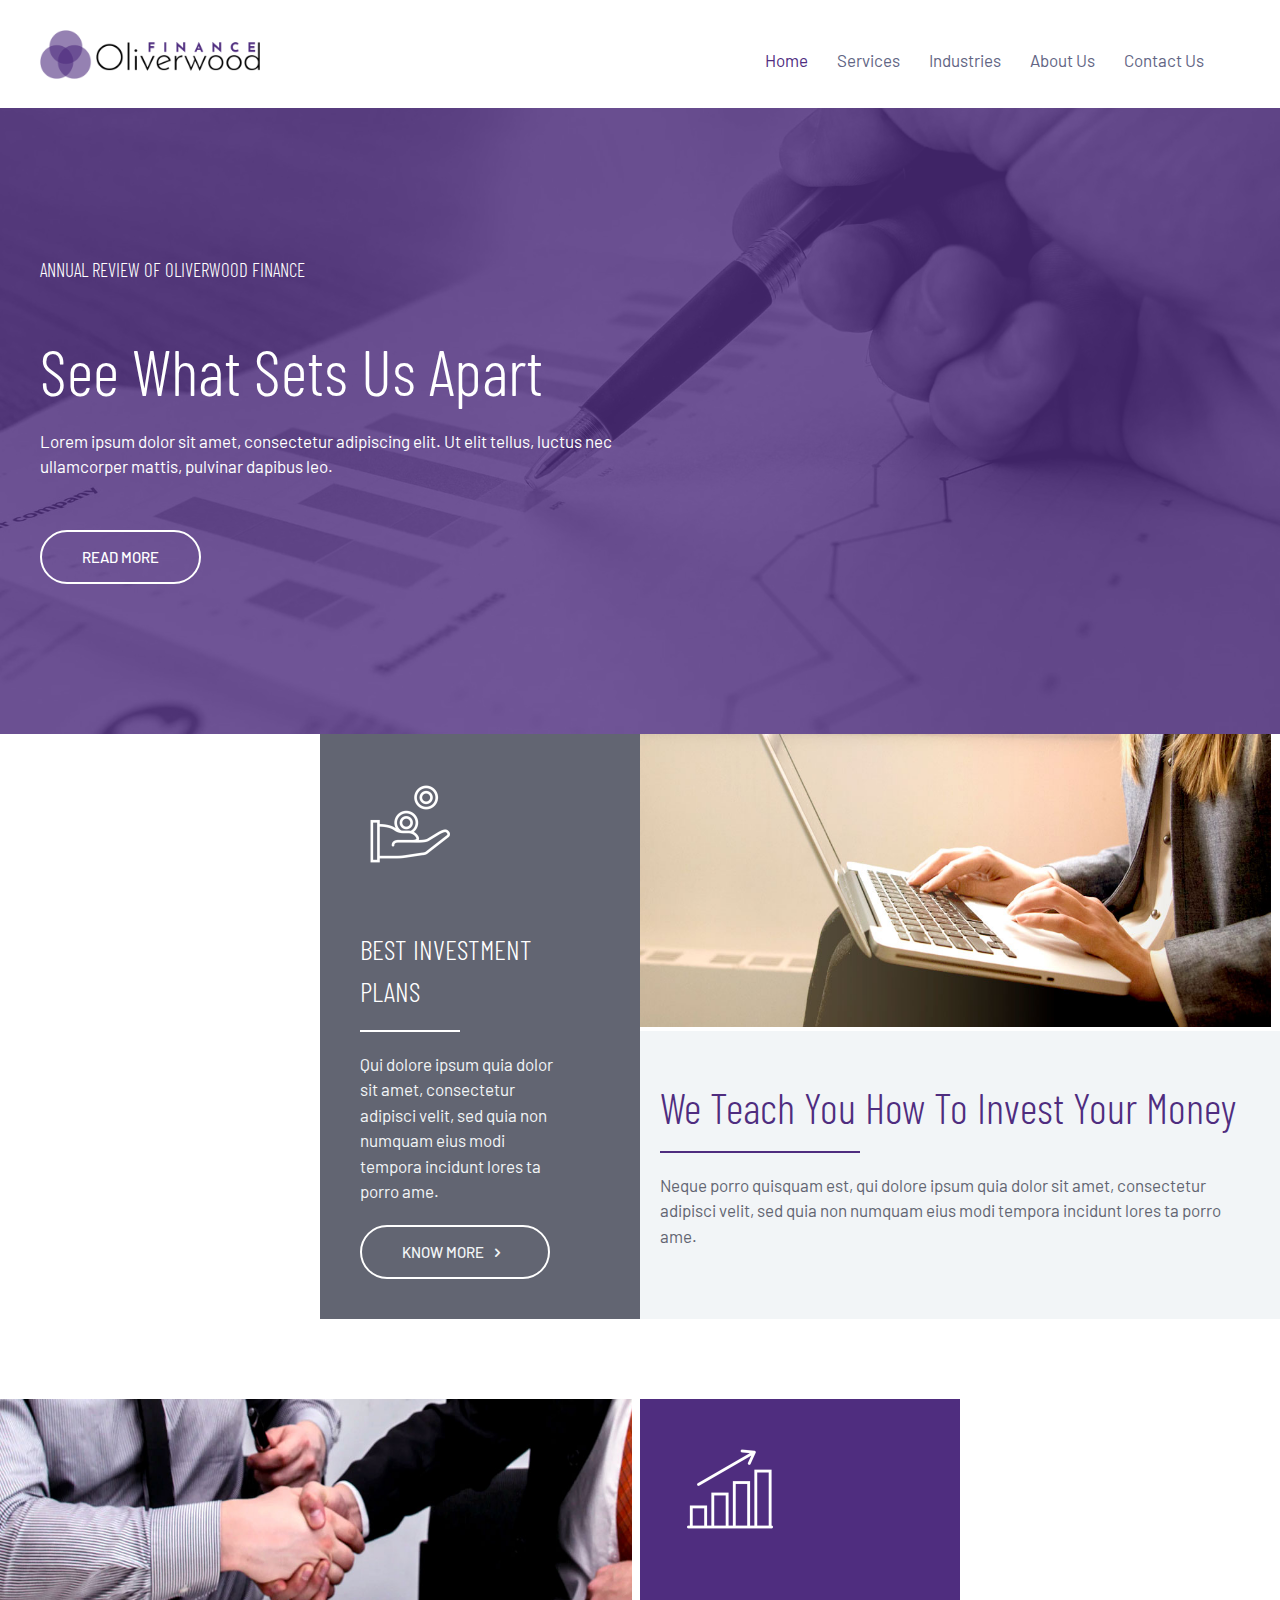
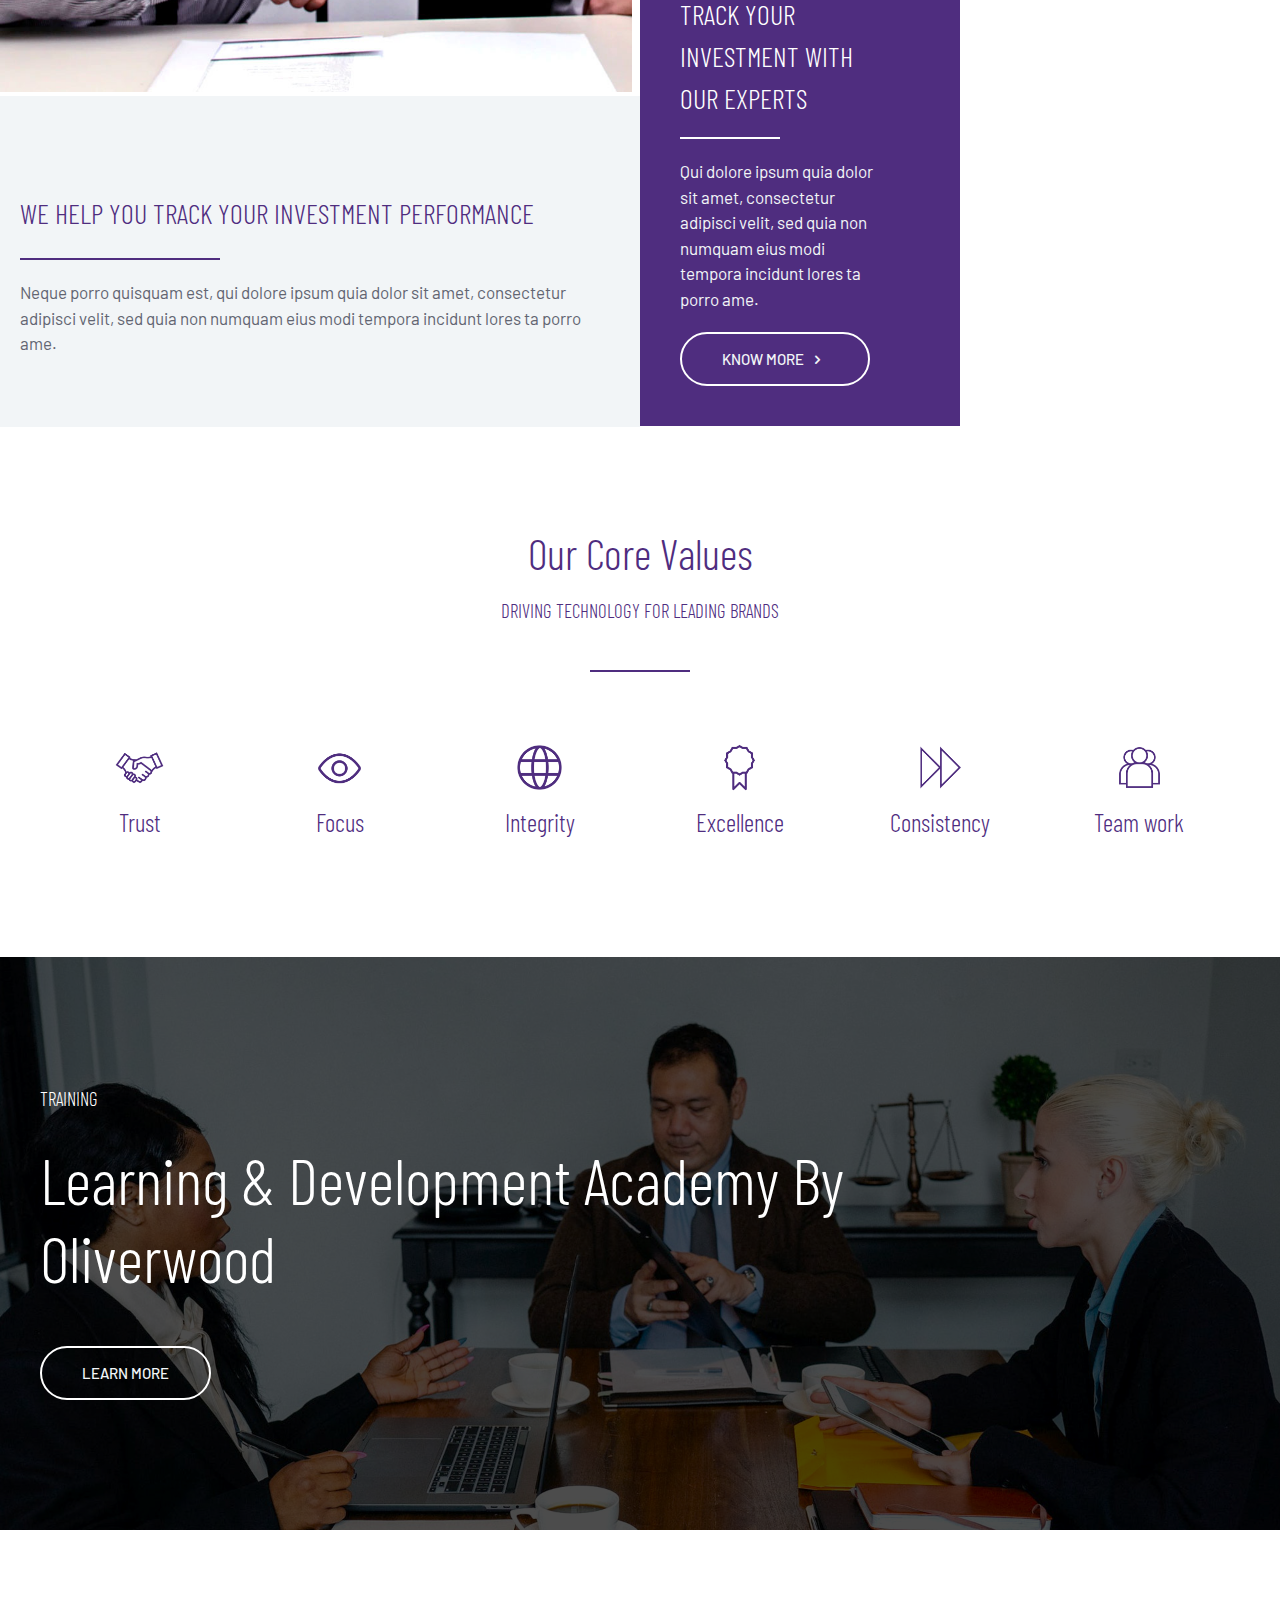
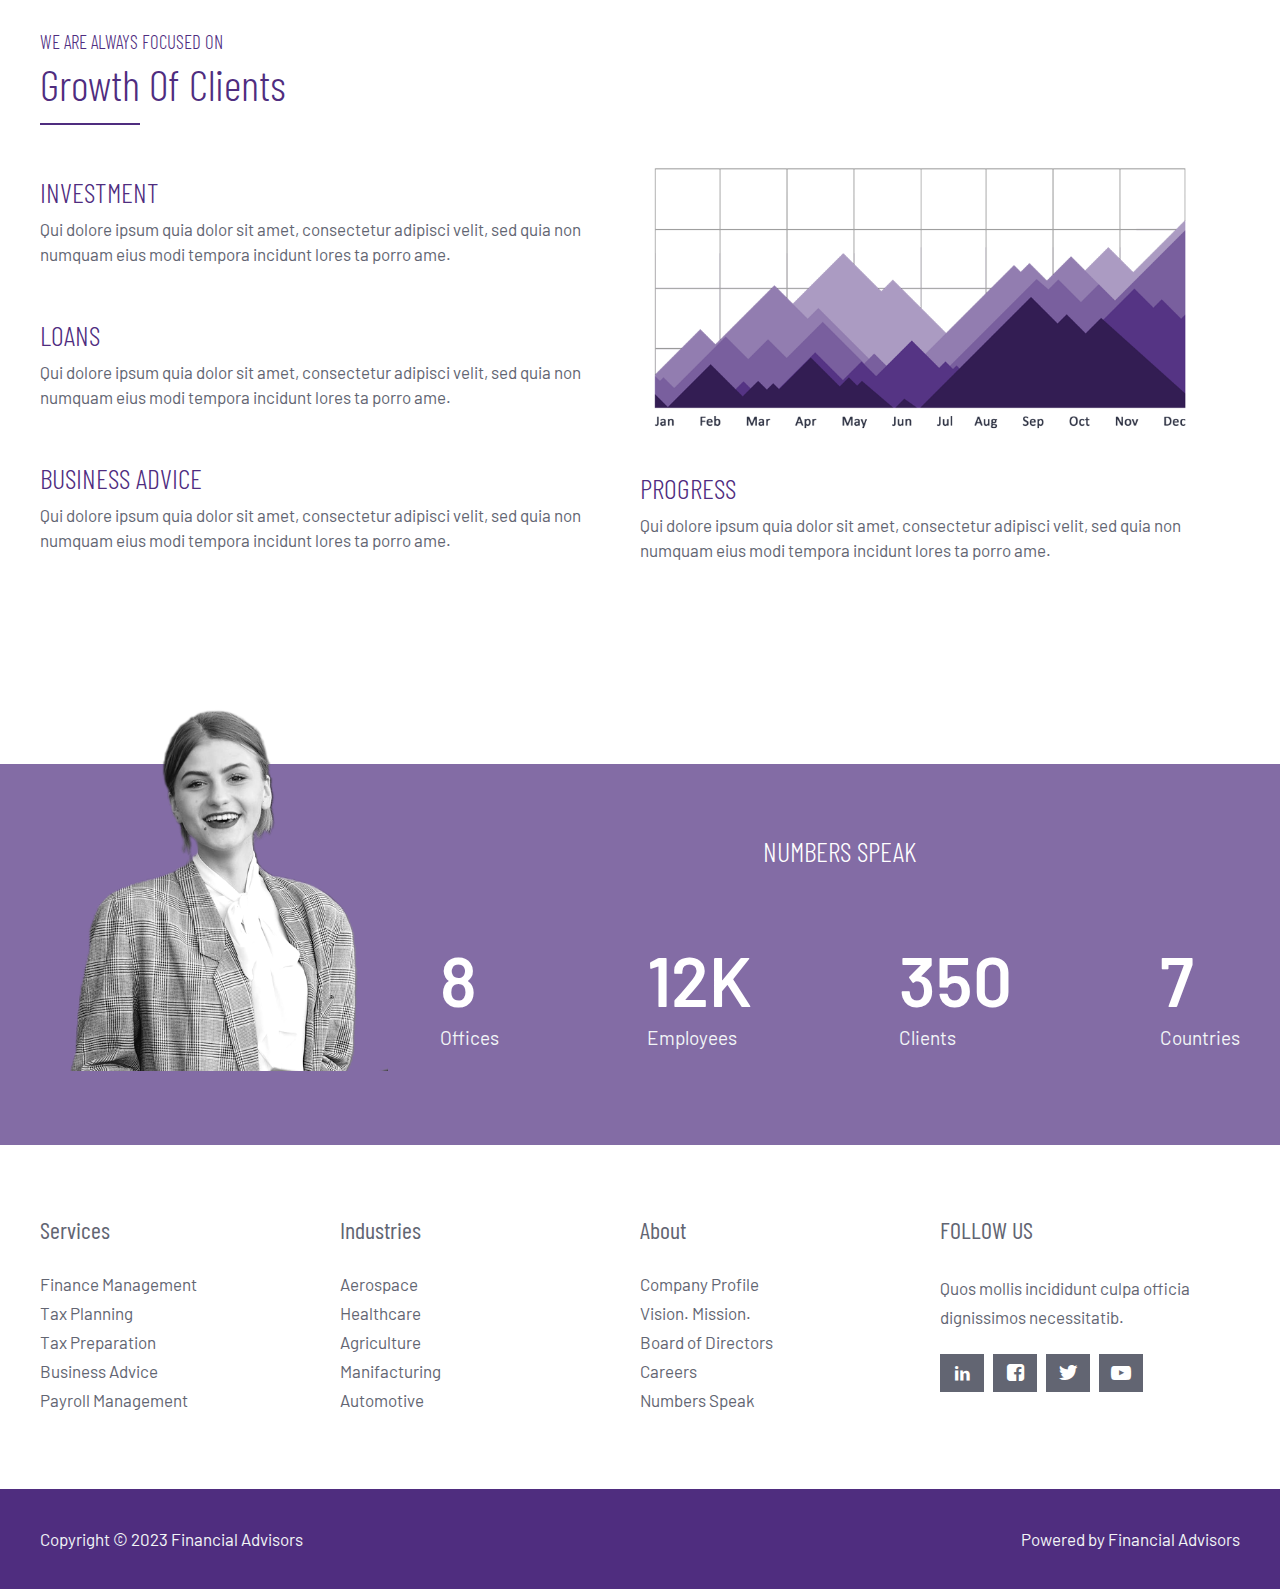
<file: index.html>
<!DOCTYPE html>
<html lang="en">

<head>
    <meta charset="UTF-8">
    <meta name="viewport" content="width=device-width, initial-scale=1.0">
    <title>Home - Financial Advisors</title>

    <link rel="preconnect" href="https://fonts.googleapis.com">
    <link rel="preconnect" href="https://fonts.gstatic.com" crossorigin>
    <link
        href="https://fonts.googleapis.com/css2?family=Barlow+Condensed:ital,wght@0,100;0,200;0,300;0,400;0,500;0,600;0,700;0,800;0,900;1,100;1,200;1,300;1,400;1,500;1,600;1,700;1,800;1,900&family=Barlow:ital,wght@0,100;0,200;0,300;0,400;0,500;0,600;0,700;0,800;0,900;1,100;1,200;1,300;1,400;1,500;1,600;1,700;1,800;1,900&display=swap"
        rel="stylesheet">

    <link rel="stylesheet" href="./css/style.css">
</head>

<body>

    <div class="container">
        <div class="row">
            <div class="col-7">
                <div class="header-top-logo">
                    <img src="img/site-logo@2x-free-img.png" alt="site-logo img">
                </div>
            </div>
            <div class="col-5">
                <div class="header-top-nav">
                    <ul>
                        <li><a href="./index.html" class="home">Home</a></li>
                        <li><a href="./Service.html">Services</a></li>
                        <li><a href="./Industrie.html">Industries</a></li>
                        <li><a href="./About.html">About Us</a></li>
                        <li><a href="./Contact.html">Contact Us</a></li>
                    </ul>
                </div>
            </div>
        </div>
    </div>

    <div class="header">
        <div class="container">
            <div class="header-content">
                <h4>ANNUAL REVIEW OF OLIVERWOOD FINANCE</h4>
                <h1>See What Sets Us Apart</h1>
                <p>Lorem ipsum dolor sit amet, consectetur adipiscing elit. Ut elit tellus, luctus nec ullamcorper
                    mattis, pulvinar dapibus leo.</p>
                <button type="button" class="btn">Read More</button>
            </div>
        </div>
    </div>

    <div class="row">
        <div class="col-3"></div>
        <div class="col-3">
            <div class="best-main">
                <img src="img/investment.png" alt="investment img">
                <h2>BEST INVESTMENT PLANS</h2>
                <p>Qui dolore ipsum quia dolor sit amet, consectetur adipisci velit, sed quia non numquam eius modi
                    tempora incidunt lores ta porro ame.</p>
                <button type="button" class="btn">Know More <span class="icon-right-open"></span></button>
            </div>
        </div>
        <div class="col-6">
            <div class="best-main-img">
                <img src="img/feature-1.jpg" alt="feature-1 img">
            </div>

            <div class="we-teach">
                <h2>We Teach You How To Invest Your Money</h2>
                <p>Neque porro quisquam est, qui dolore ipsum quia dolor sit amet, consectetur adipisci velit, sed quia
                    non numquam eius modi tempora incidunt lores ta porro ame.</p>
            </div>
        </div>
    </div>

    <div class="row">
        <div class="col-6">
            <div class="we-help-img">
                <img src="img/feature-2.jpg" alt="feature-2 img">
            </div>
            <div class="we-help-content">
                <h2>WE HELP YOU TRACK YOUR INVESTMENT PERFORMANCE</h2>
                <p>Neque porro quisquam est, qui dolore ipsum quia dolor sit amet, consectetur adipisci velit, sed quia
                    non numquam eius modi tempora incidunt lores ta porro ame.</p>
            </div>
        </div>
        <div class="col-3">

            <div class="track">
                <img src="img/chart.png" alt="chart img">
                <h2>TRACK YOUR INVESTMENT WITH OUR EXPERTS</h2>
                <p>Qui dolore ipsum quia dolor sit amet, consectetur adipisci velit, sed quia non numquam eius modi
                    tempora incidunt lores ta porro ame.</p>
                <button type="button" class="btn">Know More <span class="icon-right-open"></span></button>
            </div>
        </div>
        <div class="col-3"></div>
    </div>

    <div class="container">
        <div class="our">
            <h1>Our Core Values</h1>
            <p>DRIVING TECHNOLOGY FOR LEADING BRANDS</p>
        </div>

        <div class="row">
            <div class="col-2">
                <div class="hand-icon">
                    <img src="img/trust-p3rh1zc02ccsfpin1nerzpt8f2v53mg80ch4gu0e08.png"
                        alt="trust-p3rh1zc02ccsfpin1nerzpt8f2v53mg80ch4gu0e08 img">
                    <h3>Trust</h3>
                </div>
            </div>
            <div class="col-2">
                <div class="hand-icon">
                    <img src="img/focus-p3rhs2crpu28m5mnqfb2omupv0atp902lg76w9c3c8.png"
                        alt="focus-p3rhs2crpu28m5mnqfb2omupv0atp902lg76w9c3c8 img">
                    <h3>Focus</h3>
                </div>
            </div>
            <div class="col-2">
                <div class="hand-icon">
                    <img src="img/integrity-p3ri4jnmgn5arri0utiqshh1t6s9wkjrn81aaitwq0.png"
                        alt="integrity-p3ri4jnmgn5arri0utiqshh1t6s9wkjrn81aaitwq0 img">
                    <h3>Integrity</h3>
                </div>
            </div>
            <div class="col-2">
                <div class="hand-icon">
                    <img src="img/excellence-p3ri9ehlrtsmr8g2hx3co9csauujo9tub9dljzmoko.png"
                        alt="excellence-p3ri9ehlrtsmr8g2hx3co9csauujo9tub9dljzmoko img">
                    <h3>Excellence</h3>
                </div>
            </div>
            <div class="col-2">
                <div class="hand-icon">
                    <img src="img/consistancy-p3ribsyr8l30fcyggyh11nj6yb0bcfd5b5e9pg2go8.png"
                        alt="consistancy-p3ribsyr8l30fcyggyh11nj6yb0bcfd5b5e9pg2go8 img">
                    <h3>Consistency</h3>
                </div>
            </div>
            <div class="col-2">
                <div class="hand-icon">
                    <img src="img/team-1-p3rifhi0084fwdlxz1rfb836pmv2hqzatddqdglyaw.png"
                        alt="team-1-p3rifhi0084fwdlxz1rfb836pmv2hqzatddqdglyaw img">
                    <h3>Team work</h3>
                </div>
            </div>
        </div>
    </div>

    <div class="training-main">
        <div class="container">
            <div class="training-content">
                <h5>TRAINING</h5>
                <h1>Learning & Development Academy By Oliverwood</h1>
                <button type="button" class="btn">Learn More</button>
            </div>
        </div>
    </div>


    <div class="container">
        <div class="growth">
            <h5>WE ARE ALWAYS FOCUSED ON</h5>
            <h1>Growth​ Of Clients</h1>
        </div>

        <div class="row">
            <div class="col-6">
                <div class="investment">
                    <h2>INVESTMENT</h2>
                    <p>Qui dolore ipsum quia dolor sit amet, consectetur adipisci velit, sed quia non numquam eius modi
                        tempora incidunt lores ta porro ame.</p>
                </div>

                <div class="investment">
                    <h2>LOANS</h2>
                    <p>Qui dolore ipsum quia dolor sit amet, consectetur adipisci velit, sed quia non numquam eius modi
                        tempora incidunt lores ta porro ame.</p>
                </div>

                <div class="investment">
                    <h2>BUSINESS ADVICE</h2>
                    <p>Qui dolore ipsum quia dolor sit amet, consectetur adipisci velit, sed quia non numquam eius modi
                        tempora incidunt lores ta porro ame.</p>
                </div>
            </div>
            <div class="col-6">
                <div class="progress-img">
                    <img src="img/graph-free-img.png" alt="graph-free-img img">
                    <h2>PROGRESS</h2>
                    <p>Qui dolore ipsum quia dolor sit amet, consectetur adipisci velit, sed quia non numquam eius modi
                        tempora incidunt lores ta porro ame.</p>
                </div>
            </div>
        </div>
    </div>

    <div class="number-main">
        <div class="container">
            <div class="row">
                <div class="col-4">
                    <div class="number-img">
                        <img src="img/accountant-profile.png" alt="accountant-profile img">
                    </div>
                </div>
                <div class="col-8">
                    <div class="number-content">
                        <h3>NUMBERS SPEAK</h3>
                    </div>

                    <div class="office-main">
                        <div class="office-content">
                            <h1>8</h1>
                            <h3>Offices</h3>
                        </div>
                        <div class="office-content">
                            <h1>12K</h1>
                            <h3>Employees</h3>
                        </div>
                        <div class="office-content">
                            <h1>350</h1>
                            <h3>Clients</h3>
                        </div>
                        <div class="office-content">
                            <h1>7</h1>
                            <h3>Countries</h3>
                        </div>
                    </div>
                </div>

            </div>
        </div>
    </div>

    <div class="container">
        <div class="row">
            <div class="col-3">
                <div class="footer-service">
                    <h3>Services</h3>
                    <ul>
                        <li><a href="">Finance Management</a></li>
                        <li><a href="">Tax Planning</a></li>
                        <li><a href="">Tax Preparation</a></li>
                        <li><a href="">Business Advice</a></li>
                        <li><a href="">Payroll Management</a></li>
                    </ul>

                </div>
            </div>
            <div class="col-3">
                <div class="footer-service">
                    <h3>Industries</h3>
                    <ul>
                        <li><a href="">Aerospace</a></li>
                        <li><a href="">Healthcare</a></li>
                        <li><a href="">Agriculture</a></li>
                        <li><a href="">Manifacturing</a></li>
                        <li><a href="">Automotive</a></li>
                    </ul>

                </div>
            </div>
            <div class="col-3">
                <div class="footer-service">
                    <h3>About</h3>
                    <ul>
                        <li><a href="">Company Profile</a></li>
                        <li><a href="">Vision. Mission.</a></li>
                        <li><a href="">Board of Directors</a></li>
                        <li><a href="">Careers</a></li>
                        <li><a href="">Numbers Speak</a></li>
                    </ul>

                </div>
            </div>
            <div class="col-3">
                <div class="footer-follow">
                    <h3>FOLLOW US</h3>
                    <p>Quos mollis incididunt culpa officia dignissimos necessitatib.</p>
                    <span class="icon-linkedin"></span>
                    <span class="icon-facebook-squared"></span>
                    <span class="icon-twitter"></span>
                    <span class="icon-youtube-play"></span>
                </div>
            </div>
        </div>
    </div>

    <div class="footer-bottom">
            <div class="container">
        <div class="footer-bottom-main">
            <div class="footer-bottom-left">
                <p>Copyright © 2023 Financial Advisors</p>
            </div>
            <div class="footer-bottom-right">
                <p>Powered by Financial Advisors</p>
            </div>
        </div>
    </div>
</div>




</body>

</html>
</file>
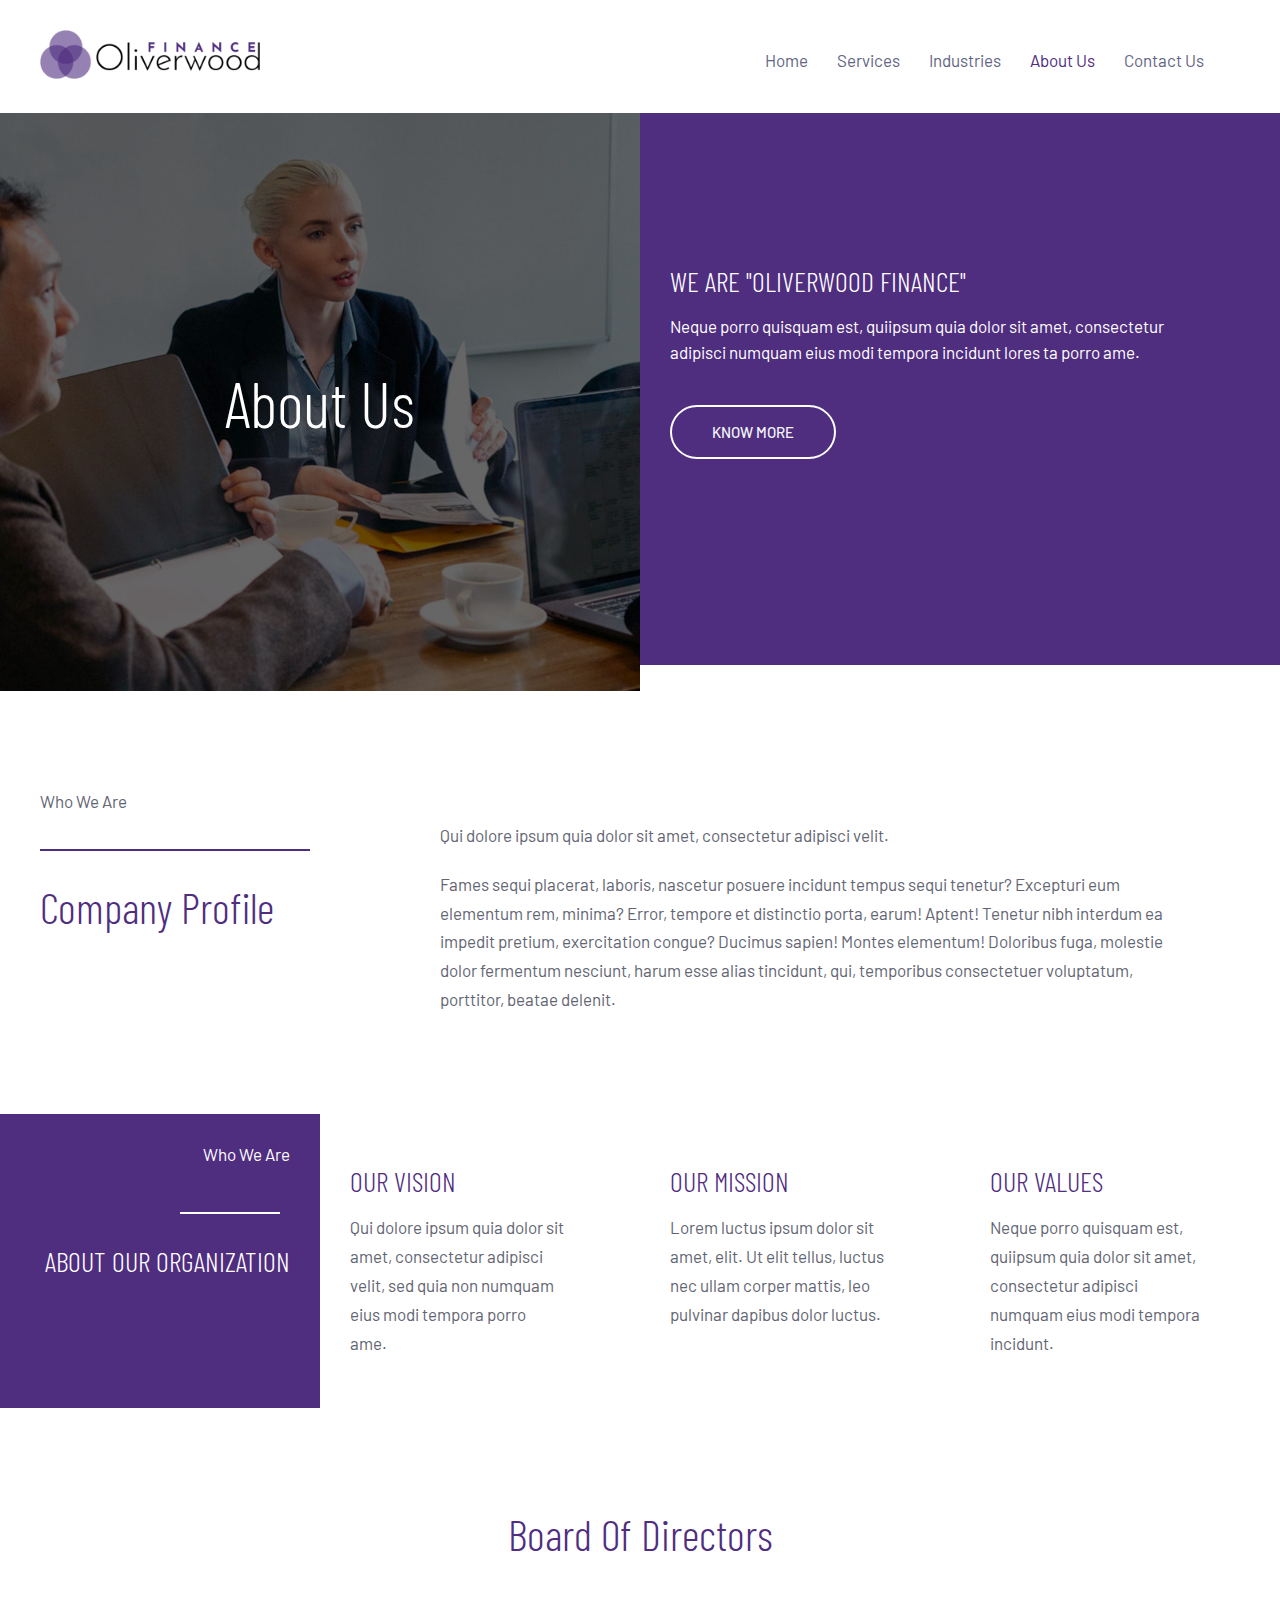
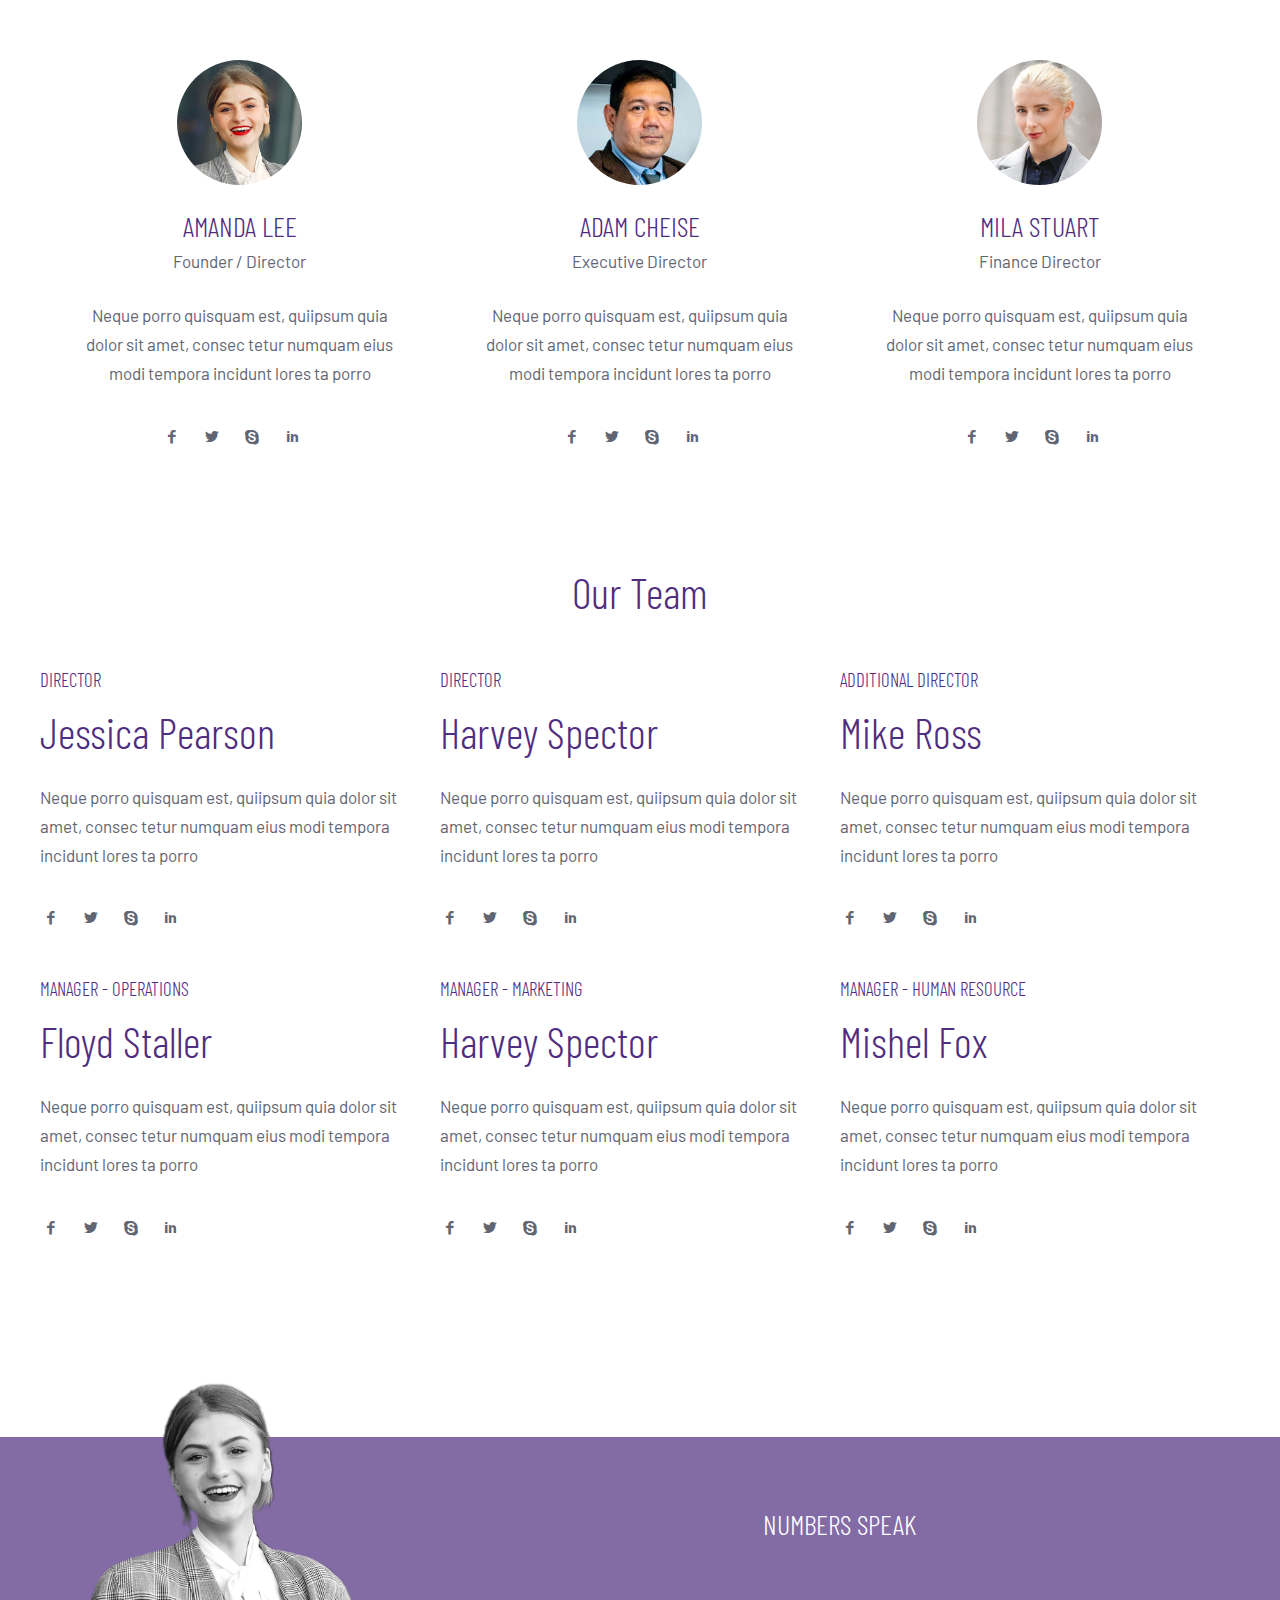
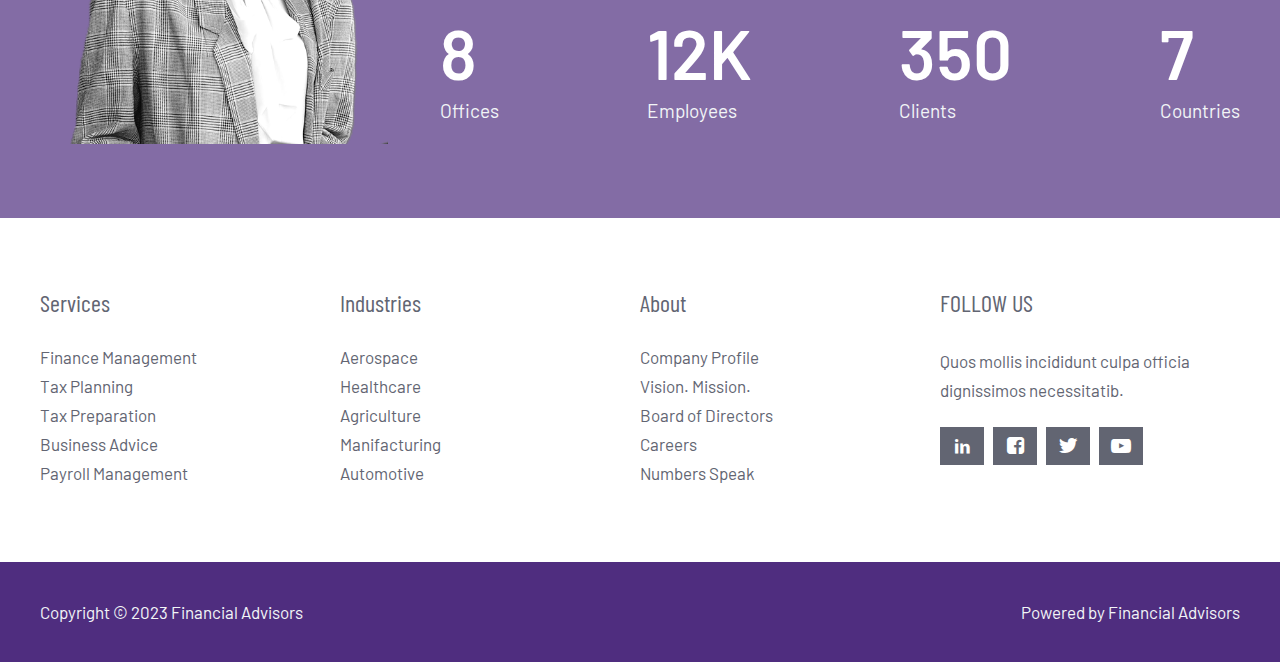
<file: About.html>
<!DOCTYPE html>
<html lang="en">

<head>
    <meta charset="UTF-8">
    <meta name="viewport" content="width=device-width, initial-scale=1.0">
    <title>About Us - Financial Advisors</title>

    <link rel="preconnect" href="https://fonts.googleapis.com">
    <link rel="preconnect" href="https://fonts.gstatic.com" crossorigin>
    <link
        href="https://fonts.googleapis.com/css2?family=Barlow+Condensed:ital,wght@0,100;0,200;0,300;0,400;0,500;0,600;0,700;0,800;0,900;1,100;1,200;1,300;1,400;1,500;1,600;1,700;1,800;1,900&family=Barlow:ital,wght@0,100;0,200;0,300;0,400;0,500;0,600;0,700;0,800;0,900;1,100;1,200;1,300;1,400;1,500;1,600;1,700;1,800;1,900&display=swap"
        rel="stylesheet">

    <link rel="stylesheet" href="./css/style.css">
</head>

<body>

    <div class="container">
        <div class="row">
            <div class="col-7">
                <div class="header-top-logo">
                    <img src="img/site-logo@2x-free-img.png" alt="site-logo img">
                </div>
            </div>
            <div class="col-5">
                <div class="header-top-nav">
                    <ul>
                        <li><a href="./index.html">Home</a></li>
                        <li><a href="./Service.html">Services</a></li>
                        <li><a href="./Industrie.html" >Industries</a></li>
                        <li><a href="./About.html" class="home">About Us</a></li>
                        <li><a href="./Contact.html">Contact Us</a></li>
                    </ul>
                </div>
            </div>
        </div>
    </div>

    <div class="row">
        <div class="col-6">
            <div class="about-header">
                <h1>About Us</h1>
            </div>
        </div>
        <div class="col-6">
            <div class="service-header-content">
                <h3>WE ARE "OLIVERWOOD FINANCE"</h3>
                <p>Neque porro quisquam est, quiipsum quia dolor sit amet, consectetur adipisci numquam eius modi
                    tempora incidunt lores ta porro ame.</p>
                <button type="button" class="btn">Know More</button>
            </div>
        </div>
    </div>

    <div class="container">
        <div class="row">
            <div class="col-4">
                <div class="about-who">
                    <h4>Who We Are</h4>
                    <h1>Company Profile</h1>
                </div>
            </div>
            <div class="col-8">
                <div class="about-who">
                    <p class="qui">Qui dolore ipsum quia dolor sit amet, consectetur adipisci velit.</p>
                    <p>Fames sequi placerat, laboris, nascetur posuere incidunt tempus sequi tenetur? Excepturi eum
                        elementum rem, minima? Error, tempore et distinctio porta, earum! Aptent! Tenetur nibh interdum
                        ea impedit pretium, exercitation congue? Ducimus sapien! Montes elementum! Doloribus fuga,
                        molestie dolor fermentum nesciunt, harum esse alias tincidunt, qui, temporibus consectetuer
                        voluptatum, porttitor, beatae delenit.</p>
                </div>
            </div>
        </div>
    </div>

    <div class="row">
        <div class="col-3">
            <div class="about-our">
                <h4>Who We Are</h4>
                <h2>ABOUT OUR ORGANIZATION</h2>
            </div>
        </div>
        <div class="col-3">
            <div class="about-vision">
                <h2>OUR VISION</h2>
                <p>Qui dolore ipsum quia dolor sit amet, consectetur adipisci velit, sed quia non numquam eius modi
                    tempora porro ame.</p>
            </div>
        </div>
        <div class="col-3">
            <div class="about-vision">
                <h2>OUR MISSION</h2>
                <p>Lorem luctus ipsum dolor sit amet, elit. Ut elit tellus, luctus nec ullam corper mattis, leo pulvinar
                    dapibus dolor luctus.​</p>
            </div>
        </div>
        <div class="col-3">
            <div class="about-vision">
                <h2>OUR VALUES</h2>
                <p>Neque porro quisquam est, quiipsum quia dolor sit amet, consectetur adipisci numquam eius modi
                    tempora incidunt.</p>
            </div>
        </div>
    </div>

    <div class="container">
        <div class="about-board">

            <h1>Board Of Directors</h1>
        </div>

        <div class="row">
            <div class="col-4">
                <div class="amanda">
                    <img src="img/team-1.jpg" alt="team-1 img">
                    <h2>AMANDA LEE</h2>
                    <h4>Founder / Director</h4>
                    <p>Neque porro quisquam est, quiipsum quia dolor sit amet, consec tetur numquam eius modi tempora
                        incidunt lores ta porro</p>
                    <span class="icon-facebook"></span>
                    <span class="icon-twitter"></span>
                    <span class="icon-skype"></span>
                    <span class="icon-linkedin"></span>
                </div>
            </div>
            <div class="col-4">
                <div class="amanda">
                    <img src="img/team-2.jpg" alt="team-2 img">
                    <h2>ADAM CHEISE</h2>
                    <h4>Executive Director</h4>
                    <p>Neque porro quisquam est, quiipsum quia dolor sit amet, consec tetur numquam eius modi tempora
                        incidunt lores ta porro</p>
                    <span class="icon-facebook"></span>
                    <span class="icon-twitter"></span>
                    <span class="icon-skype"></span>
                    <span class="icon-linkedin"></span>
                </div>
            </div>
            <div class="col-4">

                <div class="amanda">
                    <img src="img/team-3.jpg" alt="team-3 img">
                    <h2>MILA STUART</h2>
                    <h4>Finance Director</h4>
                    <p>Neque porro quisquam est, quiipsum quia dolor sit amet, consec tetur numquam eius modi tempora
                        incidunt lores ta porro</p>
                    <span class="icon-facebook"></span>
                    <span class="icon-twitter"></span>
                    <span class="icon-skype"></span>
                    <span class="icon-linkedin"></span>
                </div>
            </div>
        </div>
    </div>



    <div class="container">
        <div class="about-team">
            <h1>Our Team</h1>
        </div>
        <div class="row">
            <div class="col-4">
                <div class="about-director">
                    <h4>DIRECTOR</h4>
                    <h1>Jessica Pearson</h1>
                    <p>Neque porro quisquam est, quiipsum quia dolor sit amet, consec tetur numquam eius modi tempora
                        incidunt lores ta porro</p>
                    <span class="icon-facebook"></span>
                    <span class="icon-twitter"></span>
                    <span class="icon-skype"></span>
                    <span class="icon-linkedin"></span>
                </div>
            </div>
            <div class="col-4">
                <div class="about-director">
                    <h4>DIRECTOR</h4>
                    <h1>Harvey Spector</h1>
                    <p>Neque porro quisquam est, quiipsum quia dolor sit amet, consec tetur numquam eius modi tempora
                        incidunt lores ta porro</p>
                    <span class="icon-facebook"></span>
                    <span class="icon-twitter"></span>
                    <span class="icon-skype"></span>
                    <span class="icon-linkedin"></span>
                </div>
            </div>
            <div class="col-4">

                <div class="about-director">
                    <h4>ADDITIONAL DIRECTOR</h4>
                    <h1>Mike Ross</h1>
                    <p>Neque porro quisquam est, quiipsum quia dolor sit amet, consec tetur numquam eius modi tempora
                        incidunt lores ta porro</p>
                    <span class="icon-facebook"></span>
                    <span class="icon-twitter"></span>
                    <span class="icon-skype"></span>
                    <span class="icon-linkedin"></span>
                </div>
            </div>
        </div>

        <div class="row">
            <div class="col-4">
                <div class="about-director">
                    <h4>MANAGER - OPERATIONS</h4>
                    <h1>Floyd Staller</h1>
                    <p>Neque porro quisquam est, quiipsum quia dolor sit amet, consec tetur numquam eius modi tempora
                        incidunt lores ta porro</p>
                    <span class="icon-facebook"></span>
                    <span class="icon-twitter"></span>
                    <span class="icon-skype"></span>
                    <span class="icon-linkedin"></span>
                </div>
            </div>
            <div class="col-4">
                <div class="about-director">
                    <h4>MANAGER - MARKETING</h4>
                    <h1>Harvey Spector</h1>
                    <p>Neque porro quisquam est, quiipsum quia dolor sit amet, consec tetur numquam eius modi tempora
                        incidunt lores ta porro</p>
                    <span class="icon-facebook"></span>
                    <span class="icon-twitter"></span>
                    <span class="icon-skype"></span>
                    <span class="icon-linkedin"></span>
                </div>
            </div>
            <div class="col-4">

                <div class="about-director">
                    <h4>MANAGER - HUMAN RESOURCE</h4>
                    <h1>Mishel Fox</h1>
                    <p>Neque porro quisquam est, quiipsum quia dolor sit amet, consec tetur numquam eius modi tempora
                        incidunt lores ta porro</p>
                    <span class="icon-facebook"></span>
                    <span class="icon-twitter"></span>
                    <span class="icon-skype"></span>
                    <span class="icon-linkedin"></span>
                </div>
            </div>
        </div>
    </div>



    <div class="number-main">
        <div class="container">
            <div class="row">
                <div class="col-4">
                    <div class="number-img">
                        <img src="img/accountant-profile.png" alt="accountant-profile img">
                    </div>
                </div>
                <div class="col-8">
                    <div class="number-content">
                        <h3>NUMBERS SPEAK</h3>
                    </div>

                    <div class="office-main">
                        <div class="office-content">
                            <h1>8</h1>
                            <h3>Offices</h3>
                        </div>
                        <div class="office-content">
                            <h1>12K</h1>
                            <h3>Employees</h3>
                        </div>
                        <div class="office-content">
                            <h1>350</h1>
                            <h3>Clients</h3>
                        </div>
                        <div class="office-content">
                            <h1>7</h1>
                            <h3>Countries</h3>
                        </div>
                    </div>
                </div>

            </div>
        </div>
    </div>

    <div class="container">
        <div class="row">
            <div class="col-3">
                <div class="footer-service">
                    <h3>Services</h3>
                    <ul>
                        <li><a href="">Finance Management</a></li>
                        <li><a href="">Tax Planning</a></li>
                        <li><a href="">Tax Preparation</a></li>
                        <li><a href="">Business Advice</a></li>
                        <li><a href="">Payroll Management</a></li>
                    </ul>

                </div>
            </div>
            <div class="col-3">
                <div class="footer-service">
                    <h3>Industries</h3>
                    <ul>
                        <li><a href="">Aerospace</a></li>
                        <li><a href="">Healthcare</a></li>
                        <li><a href="">Agriculture</a></li>
                        <li><a href="">Manifacturing</a></li>
                        <li><a href="">Automotive</a></li>
                    </ul>

                </div>
            </div>
            <div class="col-3">
                <div class="footer-service">
                    <h3>About</h3>
                    <ul>
                        <li><a href="">Company Profile</a></li>
                        <li><a href="">Vision. Mission.</a></li>
                        <li><a href="">Board of Directors</a></li>
                        <li><a href="">Careers</a></li>
                        <li><a href="">Numbers Speak</a></li>
                    </ul>

                </div>
            </div>
            <div class="col-3">
                <div class="footer-follow">
                    <h3>FOLLOW US</h3>
                    <p>Quos mollis incididunt culpa officia dignissimos necessitatib.</p>
                    <span class="icon-linkedin"></span>
                    <span class="icon-facebook-squared"></span>
                    <span class="icon-twitter"></span>
                    <span class="icon-youtube-play"></span>
                </div>
            </div>
        </div>
    </div>

    <div class="footer-bottom">
            <div class="container">
        <div class="footer-bottom-main">
            <div class="footer-bottom-left">
                <p>Copyright © 2023 Financial Advisors</p>
            </div>
            <div class="footer-bottom-right">
                <p>Powered by Financial Advisors</p>
            </div>
        </div>
    </div>
</div>




</body>

</html>
</file>
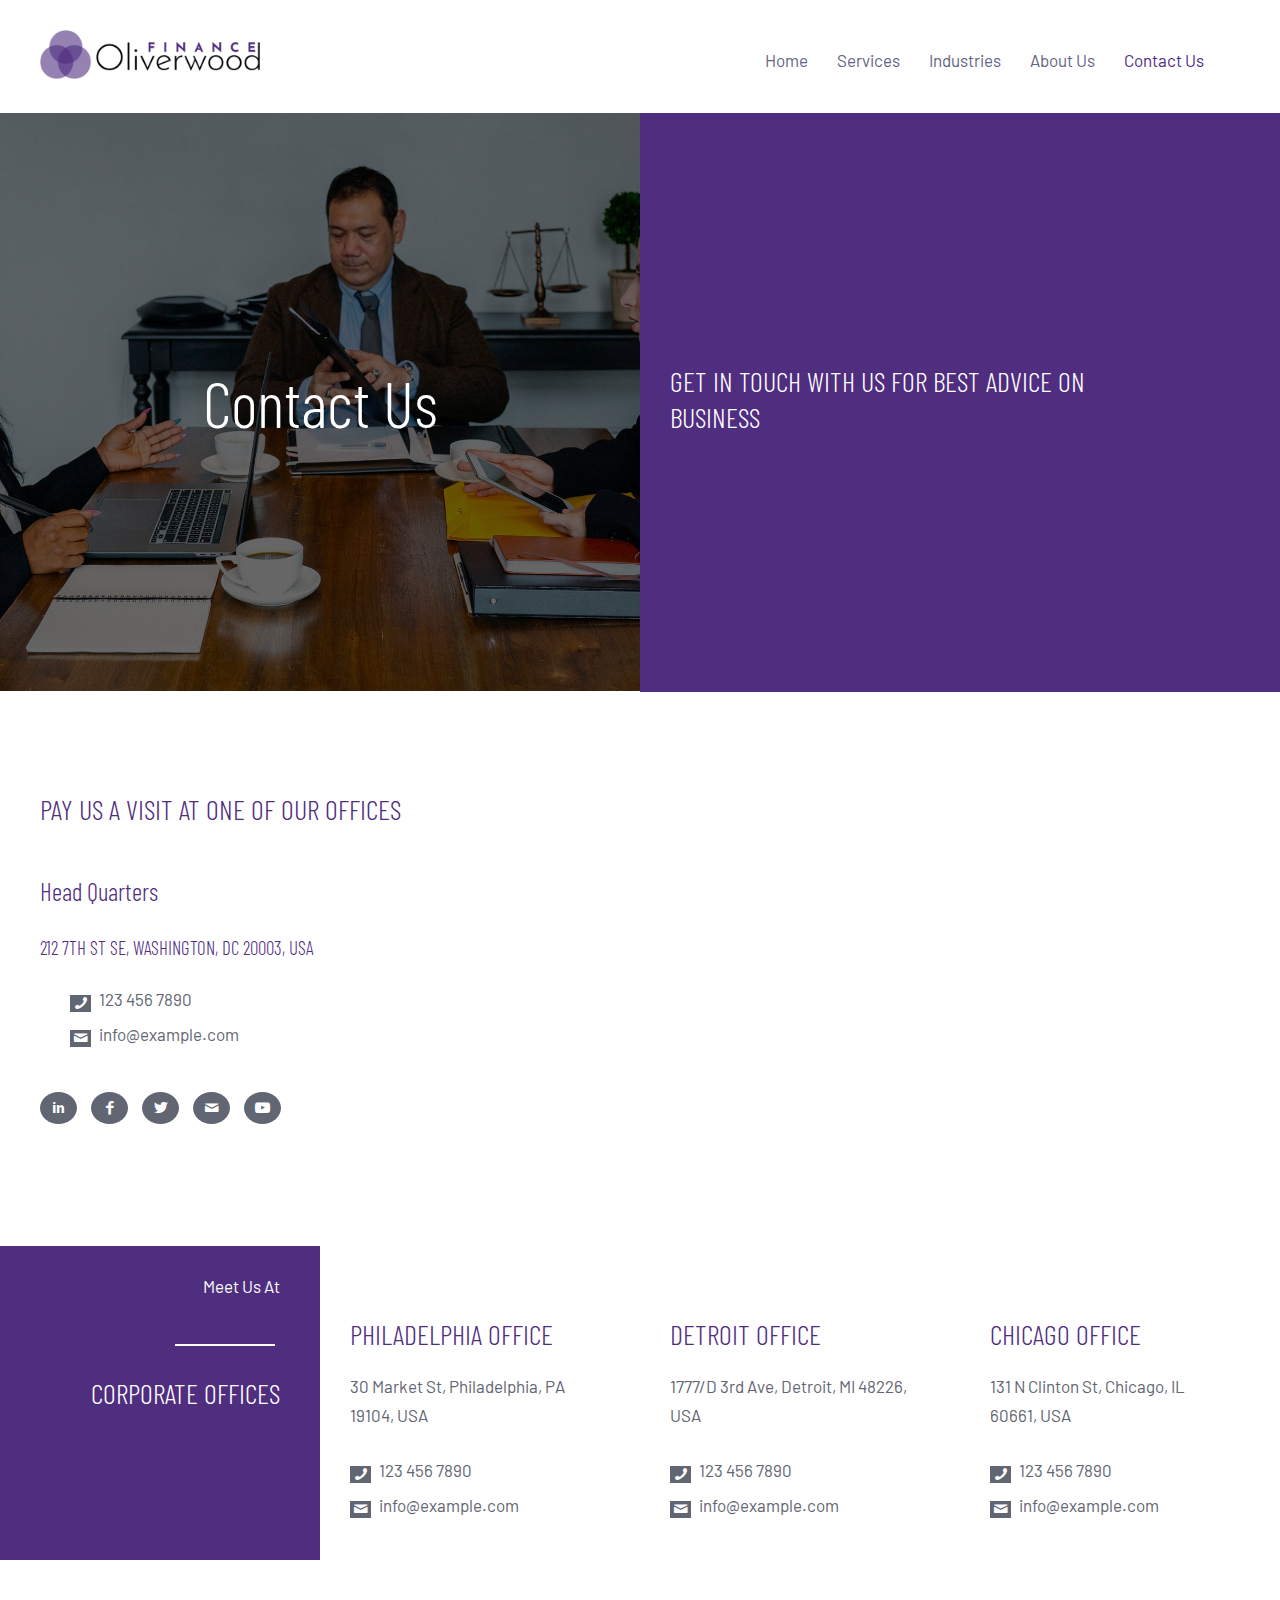
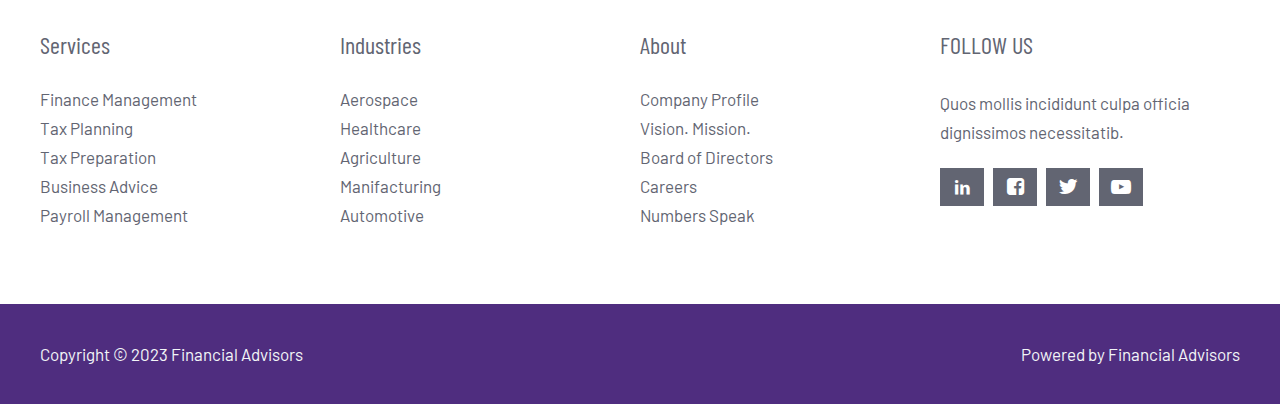
<file: Contact.html>
<!DOCTYPE html>
<html lang="en">

<head>
    <meta charset="UTF-8">
    <meta name="viewport" content="width=device-width, initial-scale=1.0">
    <title>Contact - Financial Advisors</title>

    <link rel="preconnect" href="https://fonts.googleapis.com">
    <link rel="preconnect" href="https://fonts.gstatic.com" crossorigin>
    <link
        href="https://fonts.googleapis.com/css2?family=Barlow+Condensed:ital,wght@0,100;0,200;0,300;0,400;0,500;0,600;0,700;0,800;0,900;1,100;1,200;1,300;1,400;1,500;1,600;1,700;1,800;1,900&family=Barlow:ital,wght@0,100;0,200;0,300;0,400;0,500;0,600;0,700;0,800;0,900;1,100;1,200;1,300;1,400;1,500;1,600;1,700;1,800;1,900&display=swap"
        rel="stylesheet">

    <link rel="stylesheet" href="./css/style.css">
</head>

<body>
    <div class="container">
        <div class="row">
            <div class="col-7">
                <div class="header-top-logo">
                    <img src="img/site-logo@2x-free-img.png" alt="site-logo img">
                </div>
            </div>
            <div class="col-5">
                <div class="header-top-nav">
                    <ul>
                        <li><a href="./index.html">Home</a></li>
                        <li><a href="./Service.html">Services</a></li>
                        <li><a href="./Industrie.html">Industries</a></li>
                        <li><a href="./About.html">About Us</a></li>
                        <li><a href="./Contact.html" class="home">Contact Us</a></li>
                    </ul>
                </div>
            </div>
        </div>
    </div>

    <div class="row">
        <div class="col-6">
            <div class="contact-header">
                <h1>Contact Us</h1>
            </div>
        </div>
        <div class="col-6">
            <div class="contact-header-content">
                <h3>GET IN TOUCH WITH US FOR BEST ADVICE ON BUSINESS</h3>

            </div>
        </div>
    </div>


    <div class="container">
        <div class="row">
            <div class="col-6">
                <div class="contact-pay">
                    <h4>PAY US A VISIT AT ONE OF OUR OFFICES</h4>
                    <h3>Head Quarters</h3>
                    <h5>212 7TH ST SE, WASHINGTON, DC 20003, USA</h5>
                </div>

                <div class="contact-phone-main">
                    <span class="icon-phone"></span>
                    <h4>123 456 7890</h4>
                </div>

                <div class="contact-phone-main">
                    <span class="icon-mail"></span>
                    <h4>info@example.com</h4>
                </div>

                <div class="contact-icon">
                    <span class="icon-linkedin"></span>
                    <span class="icon-facebook"></span>
                    <span class="icon-twitter"></span>
                    <span class="icon-mail"></span>
                    <span class="icon-youtube-play"></span>
                </div>
            </div>
            <div class="col-6">
                <div class="contact-map">
                    <iframe
                        src="https://www.google.com/maps/embed?pb=!1m18!1m12!1m3!1d3105.623975520784!2d-76.99840462542781!3d38.88684414732893!2m3!1f0!2f0!3f0!3m2!1i1024!2i768!4f13.1!3m3!1m2!1s0x89b7b831784fd8af%3A0xbffa5c4369ea62c!2s212%207th%20St%20SE%2C%20Washington%2C%20DC%2020003%2C%20USA!5e0!3m2!1sen!2sin!4v1690885464081!5m2!1sen!2sin"
                        width="600" height="450" style="border:0;" allowfullscreen="" loading="lazy"
                        referrerpolicy="no-referrer-when-downgrade"></iframe>
                </div>
            </div>
        </div>
    </div>

    <div class="row">

        <div class="col-3">
            <div class="contact-meet">
                <h4>Meet Us At</h4>
                <h2>CORPORATE OFFICES</h2>
            </div>
        </div>
        <div class="col-3">

            <div class="contact-philadelphia">
                <h2>PHILADELPHIA OFFICE</h2>
                <h4>30 Market St, Philadelphia, PA 19104, USA​</h4>
            </div>

            <div class="contact-phone-main">
                <span class="icon-phone"></span>
                <h4>123 456 7890</h4>
            </div>

            <div class="contact-phone-main">
                <span class="icon-mail"></span>
                <h4>info@example.com</h4>
            </div>
        </div>
        <div class="col-3">

            <div class="contact-philadelphia">
                <h2>DETROIT OFFICE</h2>
                <h4>1777/D 3rd Ave, Detroit, MI 48226, USA</h4>
            </div>

            <div class="contact-phone-main">
                <span class="icon-phone"></span>
                <h4>123 456 7890</h4>
            </div>

            <div class="contact-phone-main">
                <span class="icon-mail"></span>
                <h4>info@example.com</h4>
            </div>
        </div>
        <div class="col-3">

            <div class="contact-philadelphia">
                <h2>CHICAGO OFFICE</h2>
                <h4>131 N Clinton St, Chicago, IL 60661, USA</h4>
            </div>

            <div class="contact-phone-main">
                <span class="icon-phone"></span>
                <h4>123 456 7890</h4>
            </div>

            <div class="contact-phone-main">
                <span class="icon-mail"></span>
                <h4>info@example.com</h4>
            </div>
        </div>
    </div>

    <div class="container">
        <div class="row">
            <div class="col-3">
                <div class="footer-service">
                    <h3>Services</h3>
                    <ul>
                        <li><a href="">Finance Management</a></li>
                        <li><a href="">Tax Planning</a></li>
                        <li><a href="">Tax Preparation</a></li>
                        <li><a href="">Business Advice</a></li>
                        <li><a href="">Payroll Management</a></li>
                    </ul>

                </div>
            </div>
            <div class="col-3">
                <div class="footer-service">
                    <h3>Industries</h3>
                    <ul>
                        <li><a href="">Aerospace</a></li>
                        <li><a href="">Healthcare</a></li>
                        <li><a href="">Agriculture</a></li>
                        <li><a href="">Manifacturing</a></li>
                        <li><a href="">Automotive</a></li>
                    </ul>

                </div>
            </div>
            <div class="col-3">
                <div class="footer-service">
                    <h3>About</h3>
                    <ul>
                        <li><a href="">Company Profile</a></li>
                        <li><a href="">Vision. Mission.</a></li>
                        <li><a href="">Board of Directors</a></li>
                        <li><a href="">Careers</a></li>
                        <li><a href="">Numbers Speak</a></li>
                    </ul>

                </div>
            </div>
            <div class="col-3">
                <div class="footer-follow">
                    <h3>FOLLOW US</h3>
                    <p>Quos mollis incididunt culpa officia dignissimos necessitatib.</p>
                    <span class="icon-linkedin"></span>
                    <span class="icon-facebook-squared"></span>
                    <span class="icon-twitter"></span>
                    <span class="icon-youtube-play"></span>
                </div>
            </div>
        </div>
    </div>

    <div class="footer-bottom">
            <div class="container">
        <div class="footer-bottom-main">
            <div class="footer-bottom-left">
                <p>Copyright © 2023 Financial Advisors</p>
            </div>
            <div class="footer-bottom-right">
                <p>Powered by Financial Advisors</p>
            </div>
        </div>
    </div>
</div>




</body>

</html>
</file>
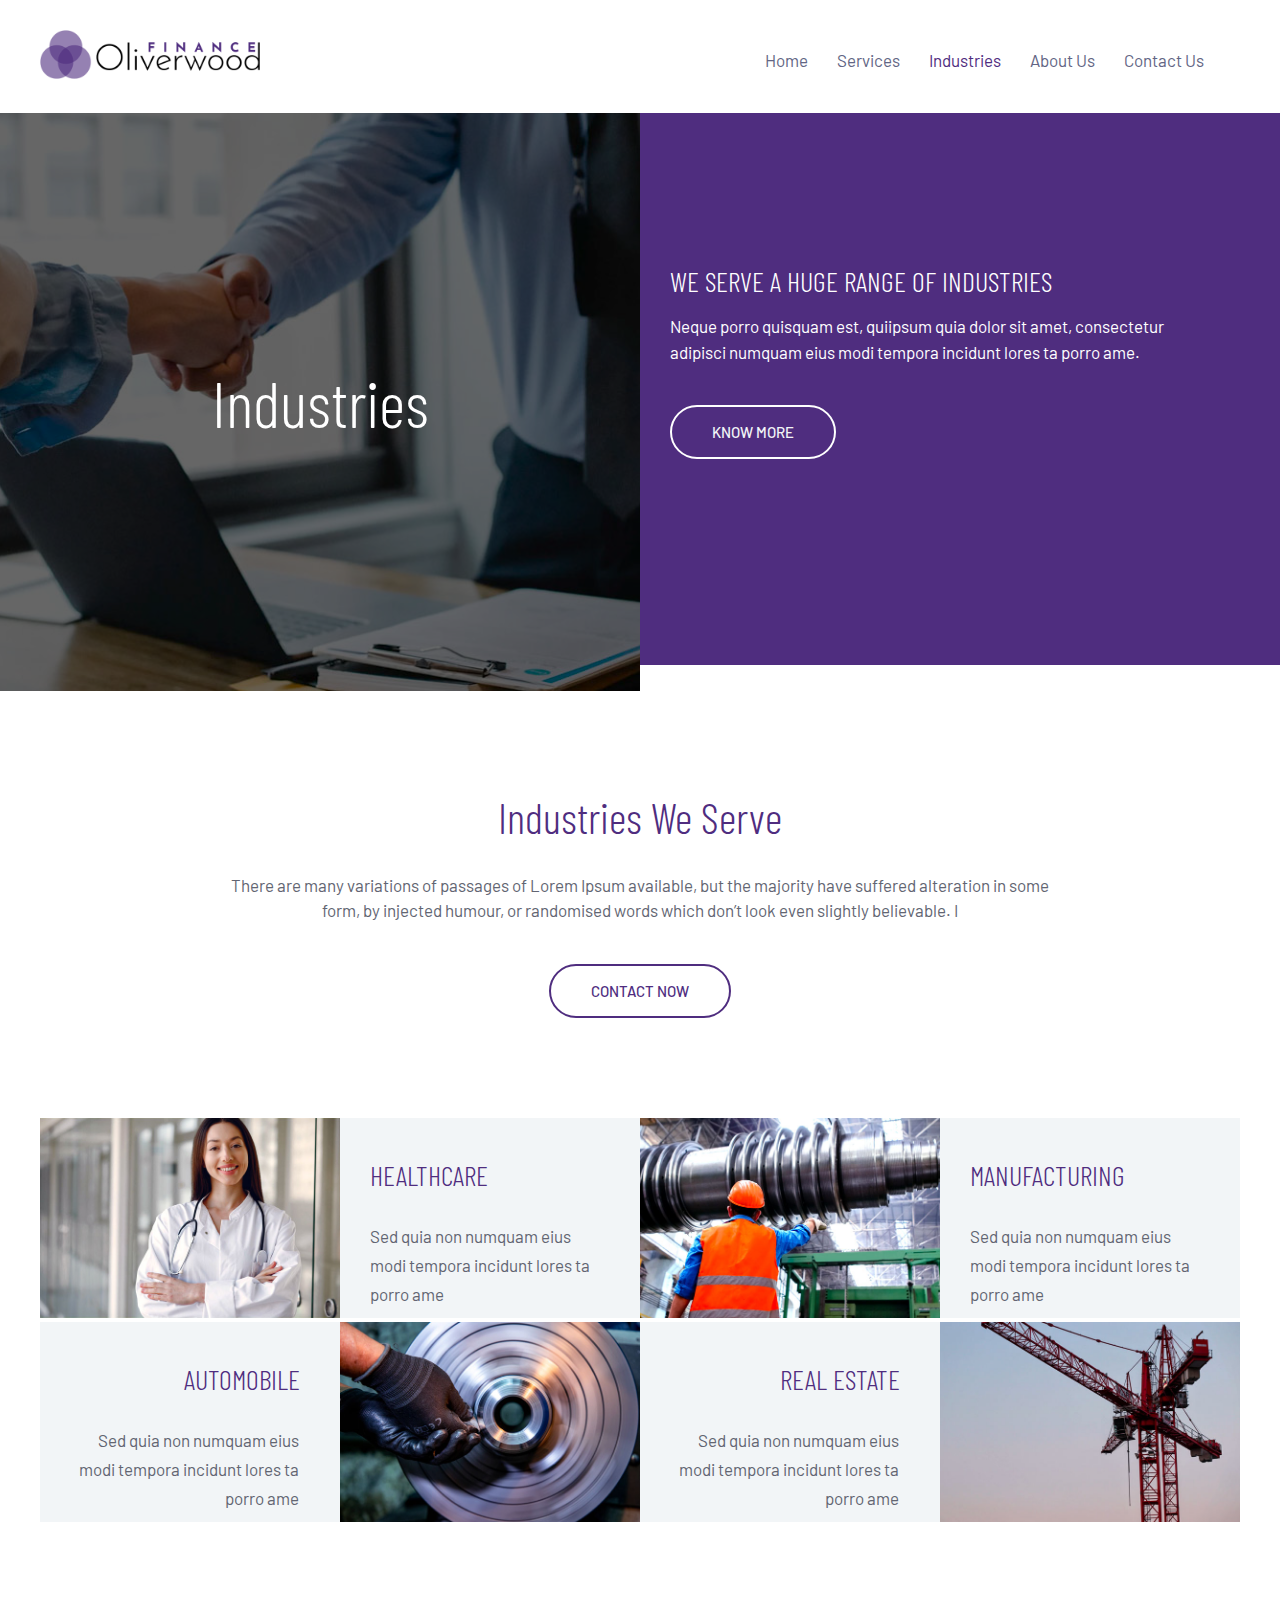
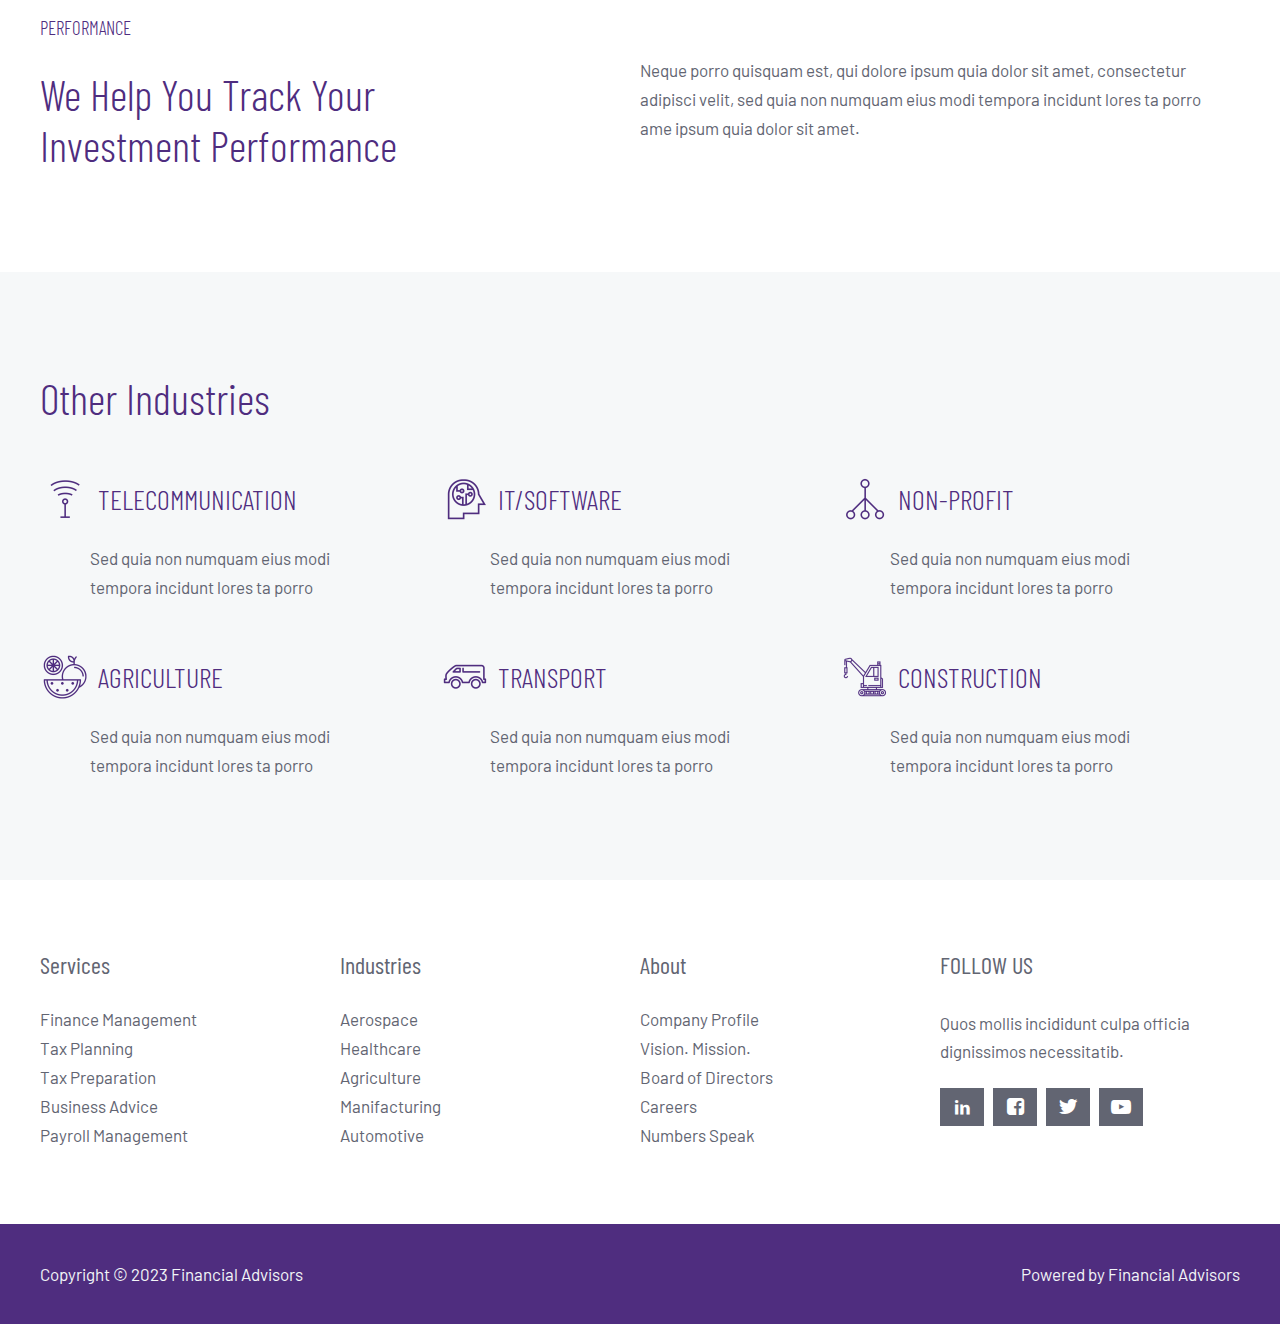
<file: Industrie.html>
<!DOCTYPE html>
<html lang="en">

<head>
    <meta charset="UTF-8">
    <meta name="viewport" content="width=device-width, initial-scale=1.0">
    <title>Industries - Financial Advisors</title>

    <link rel="preconnect" href="https://fonts.googleapis.com">
    <link rel="preconnect" href="https://fonts.gstatic.com" crossorigin>
    <link
        href="https://fonts.googleapis.com/css2?family=Barlow+Condensed:ital,wght@0,100;0,200;0,300;0,400;0,500;0,600;0,700;0,800;0,900;1,100;1,200;1,300;1,400;1,500;1,600;1,700;1,800;1,900&family=Barlow:ital,wght@0,100;0,200;0,300;0,400;0,500;0,600;0,700;0,800;0,900;1,100;1,200;1,300;1,400;1,500;1,600;1,700;1,800;1,900&display=swap"
        rel="stylesheet">

    <link rel="stylesheet" href="./css/style.css">
</head>

<body>

    <div class="container">
        <div class="row">
            <div class="col-7">
                <div class="header-top-logo">
                    <img src="img/site-logo@2x-free-img.png" alt="site-logo img">
                </div>
            </div>
            <div class="col-5">
                <div class="header-top-nav">
                    <ul>
                        <li><a href="./index.html">Home</a></li>
                        <li><a href="./Service.html">Services</a></li>
                        <li><a href="./Industrie.html" class="home">Industries</a></li>
                        <li><a href="./About.html">About Us</a></li>
                        <li><a href="./Contact.html">Contact Us</a></li>
                    </ul>
                </div>
            </div>
        </div>
    </div>

    <div class="row">
        <div class="col-6">
            <div class="industrie-header">
                <h1>Industries</h1>
            </div>
        </div>
        <div class="col-6">
            <div class="service-header-content">
                <h3>WE SERVE A HUGE RANGE OF INDUSTRIES</h3>
                <p>Neque porro quisquam est, quiipsum quia dolor sit amet, consectetur adipisci numquam eius modi
                    tempora incidunt lores ta porro ame.</p>
                <button type="button" class="btn">Know More</button>
            </div>
        </div>
    </div>

    <div class="container">
        <div class="industrie-content">
            <h1>Industries We Serve</h1>
            <p>There are many variations of passages of Lorem Ipsum available, but the majority have suffered alteration
                in some form, by injected humour, or randomised words which don’t look even slightly believable. I</p>
            <button type="button" class="btn">CONTACT NOW</button>
        </div>
    </div>

    <div class="container">
        <div class="row">
            <div class="col-3">
                <div class="indutrie-helthcare">
                    <img src="img/healthcare.jpg" alt="healthcare img">
                </div>
            </div>
            <div class="col-3">
                <div class="industrie-helthcare-content">
                    <h2>HEALTHCARE</h2>
                    <p>Sed quia non numquam eius modi tempora incidunt lores ta porro ame</p>
                </div>
            </div>
            <div class="col-3">
                <div class="indutrie-helthcare">
                    <img src="img/manufacturing.jpg" alt="manufacturing img">
                </div>
            </div>
            <div class="col-3">
                <div class="industrie-helthcare-content">
                    <h2>MANUFACTURING</h2>
                    <p>Sed quia non numquam eius modi tempora incidunt lores ta porro ame</p>
                </div>
            </div>
        </div>


        <div class="row">
            <div class="col-3">
                <div class="automobile-content">
                    <h2>AUTOMOBILE</h2>
                    <p>Sed quia non numquam eius modi tempora incidunt lores ta porro ame</p>
                </div>
            </div>
            <div class="col-3">
                <div class="automobile">
                    <img src="img/automibile.jpg" alt="automibile img">
                </div>
            </div>
            <div class="col-3">
                <div class="automobile-content">
                    <h2>REAL ESTATE</h2>
                    <p>Sed quia non numquam eius modi tempora incidunt lores ta porro ame</p>
                </div>
            </div>
            <div class="col-3">

                <div class="automobile">
                    <img src="img/construction.jpg" alt="construction img">
                </div>
            </div>
        </div>

    </div>

    <div class="container">
        <div class="row">
            <div class="col-6">
                <div class="industrie-performance">
                    <h5>PERFORMANCE</h5>
                    <h1>We Help You Track Your Investment Performance</h1>
                </div>
            </div>
            <div class="col-6">
                <div class="industrie-performance">
                    <p>Neque porro quisquam est, qui dolore ipsum quia dolor sit amet, consectetur adipisci velit, sed
                        quia non numquam eius modi tempora incidunt lores ta porro ame ipsum quia dolor sit amet.</p>
                </div>
            </div>
        </div>
    </div>

    <div class="industrie-other-main">
        <div class="container">
            <div class="industrie-other">
                <h1>Other Industries</h1>
            </div>

            <div class="row">
                <div class="col-4">
                    <div class="industrie-telecommunication-main">
                        <img src="img/telecom.png" alt="telecom img">
                        <h2>TELECOMMUNICATION​</h2>
                    </div>
                    <div class="industrie-telecommunication-content">
                        <p>Sed quia non numquam eius modi tempora incidunt lores ta porro </p>
                    </div>
                </div>
                <div class="col-4">
                    <div class="industrie-telecommunication-main">
                        <img src="img/software.png" alt="software img">
                        <h2>IT/SOFTWARE​</h2>
                    </div>
                    <div class="industrie-telecommunication-content">
                        <p>Sed quia non numquam eius modi tempora incidunt lores ta porro </p>
                    </div>
                </div>
                <div class="col-4">
                    <div class="industrie-telecommunication-main">
                        <img src="img/organisation.png" alt="organisation img">
                        <h2>NON-PROFIT​</h2>
                    </div>
                    <div class="industrie-telecommunication-content">
                        <p>Sed quia non numquam eius modi tempora incidunt lores ta porro </p>
                    </div>
                </div>
            </div>


            <div class="row">
                <div class="col-4">
                    <div class="industrie-telecommunication-main">
                        <img src="img/organic.png" alt="organic img">
                        <h2>AGRICULTURE​​</h2>
                    </div>
                    <div class="industrie-telecommunication-content">
                        <p>Sed quia non numquam eius modi tempora incidunt lores ta porro </p>
                    </div>
                </div>
                <div class="col-4">
                    <div class="industrie-telecommunication-main">
                        <img src="img/truck.png" alt="truck img">
                        <h2>TRANSPORT</h2>
                    </div>
                    <div class="industrie-telecommunication-content">
                        <p>Sed quia non numquam eius modi tempora incidunt lores ta porro </p>
                    </div>
                </div>
                <div class="col-4">
                    <div class="industrie-telecommunication-main">
                        <img src="img/construction.png" alt="construction img">
                        <h2>CONSTRUCTION​​</h2>
                    </div>
                    <div class="industrie-telecommunication-content">
                        <p>Sed quia non numquam eius modi tempora incidunt lores ta porro </p>
                    </div>
                </div>
            </div>




        </div>
    </div>



    <div class="container">
        <div class="row">
            <div class="col-3">
                <div class="footer-service">
                    <h3>Services</h3>
                    <ul>
                        <li><a href="">Finance Management</a></li>
                        <li><a href="">Tax Planning</a></li>
                        <li><a href="">Tax Preparation</a></li>
                        <li><a href="">Business Advice</a></li>
                        <li><a href="">Payroll Management</a></li>
                    </ul>

                </div>
            </div>
            <div class="col-3">
                <div class="footer-service">
                    <h3>Industries</h3>
                    <ul>
                        <li><a href="">Aerospace</a></li>
                        <li><a href="">Healthcare</a></li>
                        <li><a href="">Agriculture</a></li>
                        <li><a href="">Manifacturing</a></li>
                        <li><a href="">Automotive</a></li>
                    </ul>

                </div>
            </div>
            <div class="col-3">
                <div class="footer-service">
                    <h3>About</h3>
                    <ul>
                        <li><a href="">Company Profile</a></li>
                        <li><a href="">Vision. Mission.</a></li>
                        <li><a href="">Board of Directors</a></li>
                        <li><a href="">Careers</a></li>
                        <li><a href="">Numbers Speak</a></li>
                    </ul>

                </div>
            </div>
            <div class="col-3">
                <div class="footer-follow">
                    <h3>FOLLOW US</h3>
                    <p>Quos mollis incididunt culpa officia dignissimos necessitatib.</p>
                    <span class="icon-linkedin"></span>
                    <span class="icon-facebook-squared"></span>
                    <span class="icon-twitter"></span>
                    <span class="icon-youtube-play"></span>
                </div>
            </div>
        </div>
    </div>

    <div class="footer-bottom">
        <div class="container">
            <div class="footer-bottom-main">
                <div class="footer-bottom-left">
                    <p>Copyright © 2023 Financial Advisors</p>
                </div>
                <div class="footer-bottom-right">
                    <p>Powered by Financial Advisors</p>
                </div>
            </div>
        </div>
    </div>







</body>

</html>
</file>
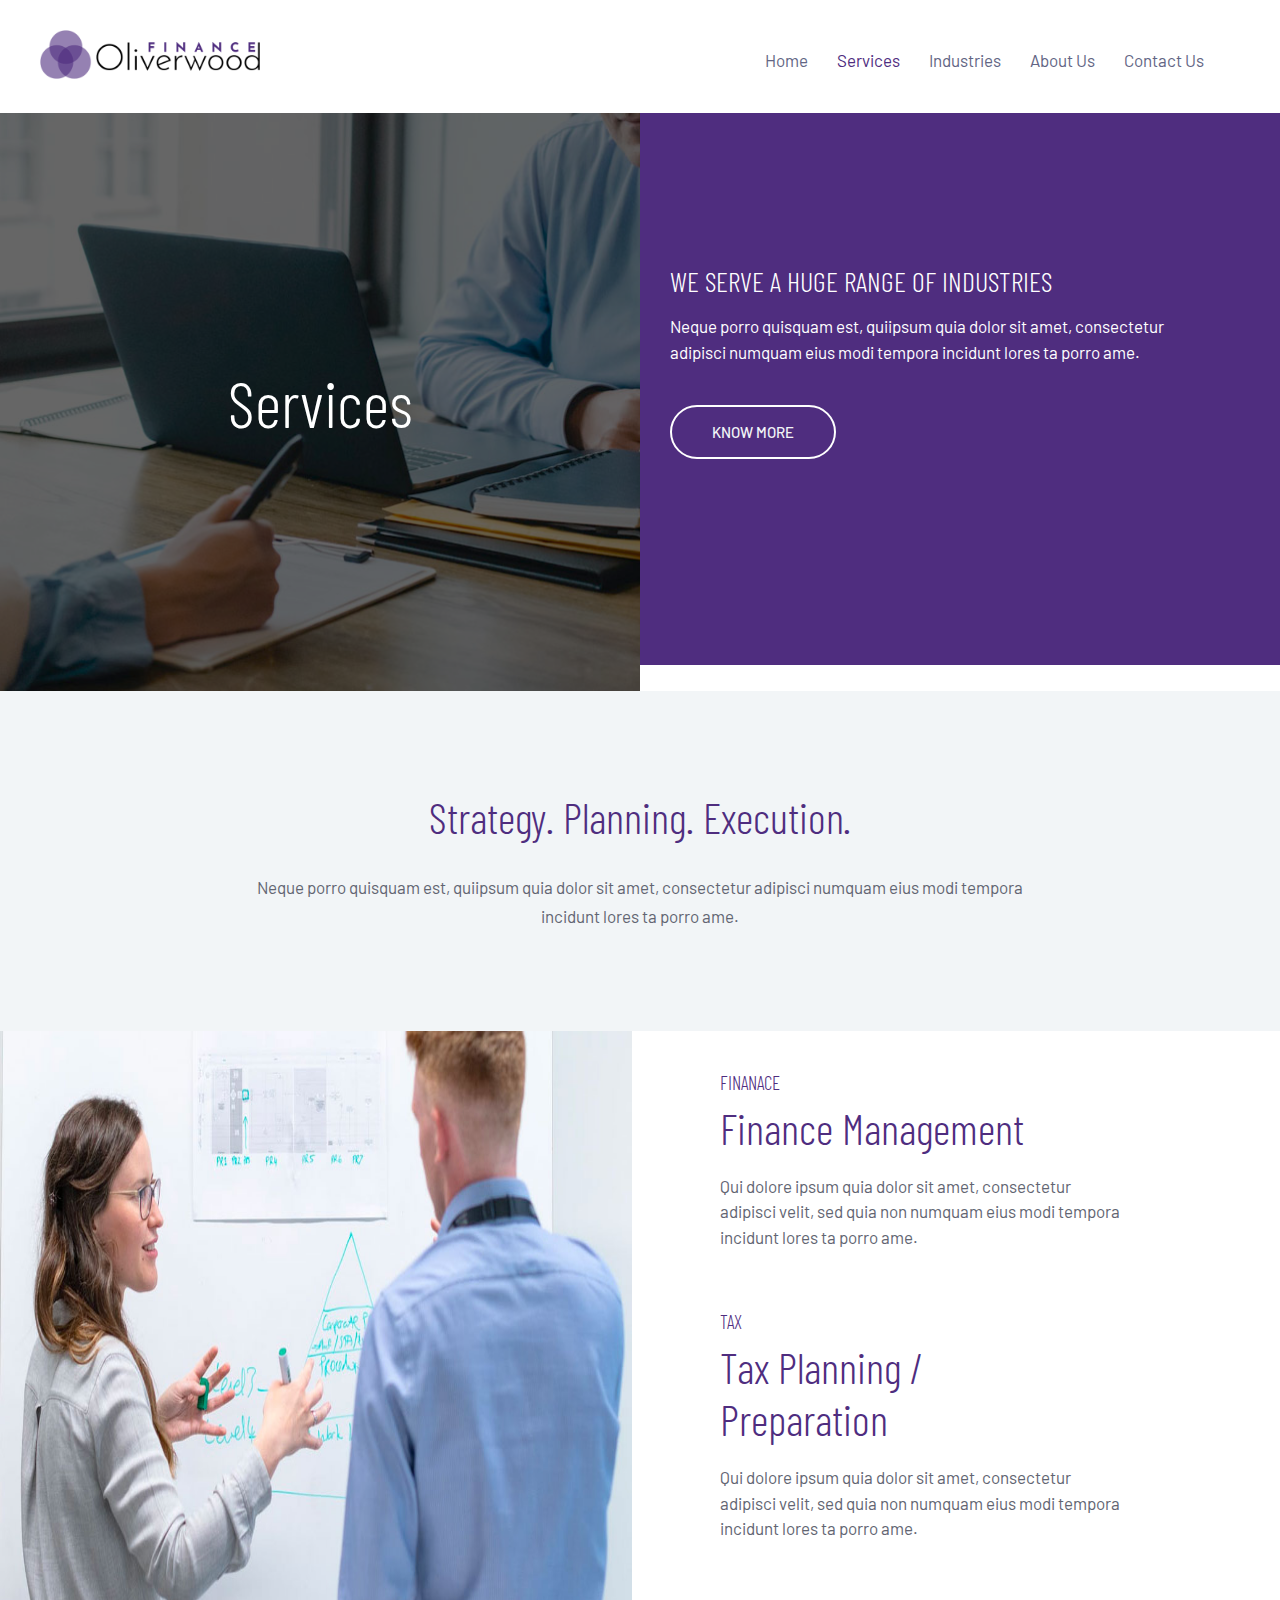
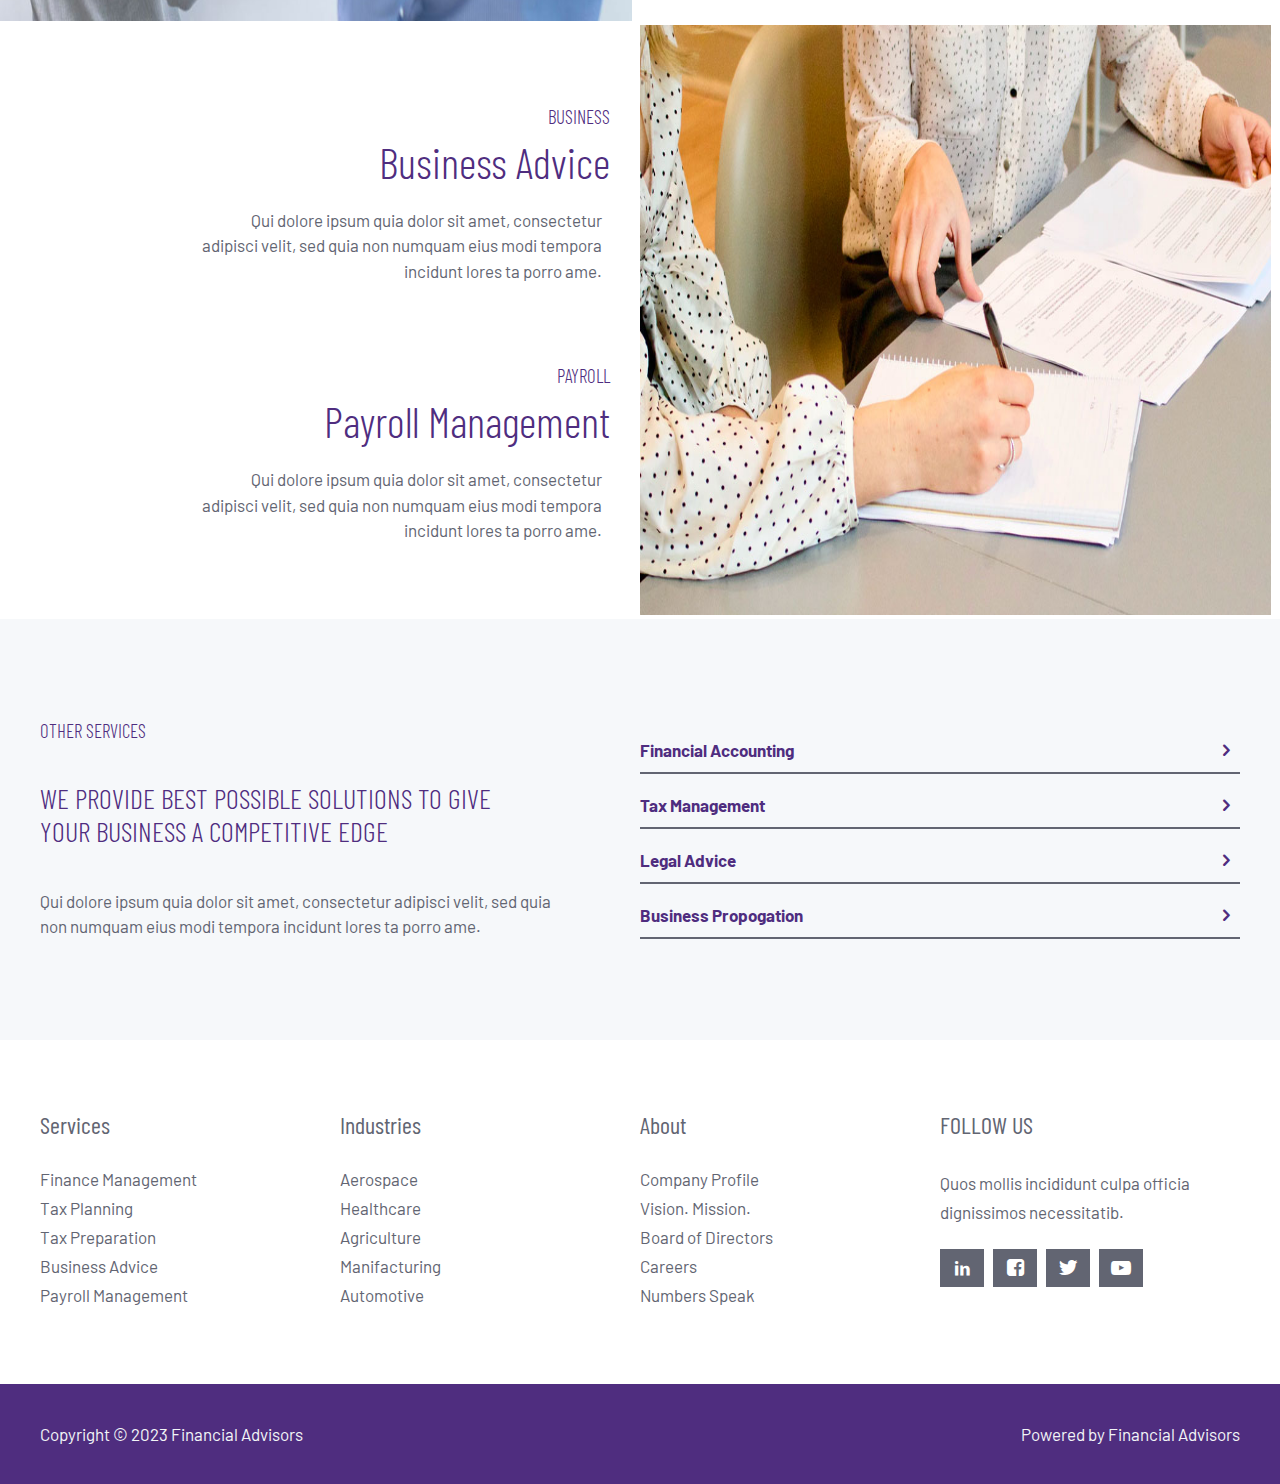
<file: Service.html>
<!DOCTYPE html>
<html lang="en">

<head>
    <meta charset="UTF-8">
    <meta name="viewport" content="width=device-width, initial-scale=1.0">
    <title>Services - Financial Advisors</title>

    <link rel="preconnect" href="https://fonts.googleapis.com">
    <link rel="preconnect" href="https://fonts.gstatic.com" crossorigin>
    <link
        href="https://fonts.googleapis.com/css2?family=Barlow+Condensed:ital,wght@0,100;0,200;0,300;0,400;0,500;0,600;0,700;0,800;0,900;1,100;1,200;1,300;1,400;1,500;1,600;1,700;1,800;1,900&family=Barlow:ital,wght@0,100;0,200;0,300;0,400;0,500;0,600;0,700;0,800;0,900;1,100;1,200;1,300;1,400;1,500;1,600;1,700;1,800;1,900&display=swap"
        rel="stylesheet">

    <link rel="stylesheet" href="./css/style.css">
</head>

<body>

    <div class="container">
        <div class="row">
            <div class="col-7">
                <div class="header-top-logo">
                    <img src="img/site-logo@2x-free-img.png" alt="site-logo img">
                </div>
            </div>
            <div class="col-5">
                <div class="header-top-nav">
                    <ul>
                        <li><a href="./index.html">Home</a></li>
                        <li><a href="./Service.html" class="home">Services</a></li>
                        <li><a href="./Industrie.html">Industries</a></li>
                        <li><a href="./About.html">About Us</a></li>
                        <li><a href="./Contact.html">Contact Us</a></li>
                    </ul>
                </div>
            </div>
        </div>
    </div>

    <div class="row">
        <div class="col-6">
            <div class="service-header">
                <h1>Services</h1>
            </div>
        </div>
        <div class="col-6">
            <div class="service-header-content">
                <h3>WE SERVE A HUGE RANGE OF INDUSTRIES</h3>
                <p>Neque porro quisquam est, quiipsum quia dolor sit amet, consectetur adipisci numquam eius modi
                    tempora incidunt lores ta porro ame.</p>
                <button type="button" class="btn">Know More</button>
            </div>
        </div>
    </div>


    <div class="strategy-main">
        <div class="container">
            <div class="strategy-content">
                <h1>Strategy. Planning. Execution.</h1>
                <p>Neque porro quisquam est, quiipsum quia dolor sit amet, consectetur adipisci numquam eius modi
                    tempora incidunt lores ta porro ame.</p>
            </div>
        </div>

    </div>


    <div class="row">
        <div class="col-6">
            <div class="finance-img">
                <img src="img/service-1.jpg" alt="service-1 img">
            </div>
        </div>
        <div class="col-6">
            <div class="finance-content">
                <h5>FINANACE</h5>
                <h1>Finance Management​</h1>
                <p>Qui dolore ipsum quia dolor sit amet, consectetur adipisci velit, sed quia non numquam eius modi
                    tempora incidunt lores ta porro ame.</p>
            </div>

            <div class="tax">
                <h5>TAX</h5>
                <h1>Tax Planning / Preparation</h1>
                <p>Qui dolore ipsum quia dolor sit amet, consectetur adipisci velit, sed quia non numquam eius modi
                    tempora incidunt lores ta porro ame.</p>
            </div>


        </div>
    </div>

    <div class="row">
        <div class="col-6">
            <div class="business-content">
                <h5>BUSINESS</h5>
                <h1>Business Advice</h1>
                <p>Qui dolore ipsum quia dolor sit amet, consectetur adipisci velit, sed quia non numquam eius modi
                    tempora incidunt lores ta porro ame.</p>
            </div>

            <div class="business-content">
                <h5>PAYROLL</h5>
                <h1>Payroll Management</h1>
                <p>Qui dolore ipsum quia dolor sit amet, consectetur adipisci velit, sed quia non numquam eius modi
                    tempora incidunt lores ta porro ame.</p>
            </div>


        </div>
        <div class="col-6">
            <div class="business-img">
                <img src="img/service-2.jpg" alt="service-2 img">
            </div>
        </div>
    </div>

    <div class="other-main">
        <div class="container">
            <div class="row">
                <div class="col-6">
                    <div class="other-content">
                        <h4>OTHER SERVICES</h4>
                        <h1>WE PROVIDE BEST POSSIBLE SOLUTIONS TO GIVE YOUR BUSINESS A COMPETITIVE EDGE</h1>
                        <p>Qui dolore ipsum quia dolor sit amet, consectetur adipisci velit, sed quia non numquam eius
                            modi tempora incidunt lores ta porro ame.</p>
                    </div>
                </div>
                <div class="col-6">
                    <div class="financial-accounting">
                        <h4 onmousedown="myfun()" onmouseup="mymove()">Financial Accounting</h4>
                        <span class="icon-right-open" onmousedown="myfun()" onmouseup="mymove()"></span>
                    </div>
                    <div class="financial-content">
                        <p id="demo">Neque porro quisquam est, quiipsum quia dolor sit amet,
                            consectetur adipisci numquam eius modi tempora incidunt lores ta porro ame.</p>
                    </div>

                    <div class="financial-accounting">
                        <h4 onmousedown="tax()" onmouseup="taxmove()">Tax Management</h4>
                        <span class="icon-right-open" onmousedown="tax()" onmouseup="taxmove()"></span>
                    </div>
                    <div class="financial-content">
                        <p id="neque">Neque porro quisquam est, quiipsum quia dolor sit amet,
                            consectetur adipisci numquam eius modi tempora incidunt lores ta porro ame.</p>
                    </div>

                    <div class="financial-accounting">
                        <h4 onmousedown="legal()" onmouseup="legalmove()">Legal Advice</h4>
                        <span class="icon-right-open" onmousedown="legal()" onmouseup="legalmove()"></span>
                    </div>
                    <div class="financial-content">
                        <p id="porro">Neque porro quisquam est, quiipsum quia dolor sit amet,
                            consectetur adipisci numquam eius modi tempora incidunt lores ta porro ame.</p>
                    </div>

                    <div class="financial-accounting">
                        <h4 onmousedown="business()" onmouseup="businessmove()">Business Propogation</h4>
                        <span class="icon-right-open" onmousedown="business()" onmouseup="businessmove()"></span>
                    </div>
                    <div class="financial-content">
                        <p id="quisquam">Neque porro quisquam est, quiipsum quia dolor sit amet,
                            consectetur adipisci numquam eius modi tempora incidunt lores ta porro ame.</p>
                    </div>


                </div>
            </div>
        </div>
    </div>



    <div class="container">
        <div class="row">
            <div class="col-3">
                <div class="footer-service">
                    <h3>Services</h3>
                    <ul>
                        <li><a href="">Finance Management</a></li>
                        <li><a href="">Tax Planning</a></li>
                        <li><a href="">Tax Preparation</a></li>
                        <li><a href="">Business Advice</a></li>
                        <li><a href="">Payroll Management</a></li>
                    </ul>

                </div>
            </div>
            <div class="col-3">
                <div class="footer-service">
                    <h3>Industries</h3>
                    <ul>
                        <li><a href="">Aerospace</a></li>
                        <li><a href="">Healthcare</a></li>
                        <li><a href="">Agriculture</a></li>
                        <li><a href="">Manifacturing</a></li>
                        <li><a href="">Automotive</a></li>
                    </ul>

                </div>
            </div>
            <div class="col-3">
                <div class="footer-service">
                    <h3>About</h3>
                    <ul>
                        <li><a href="">Company Profile</a></li>
                        <li><a href="">Vision. Mission.</a></li>
                        <li><a href="">Board of Directors</a></li>
                        <li><a href="">Careers</a></li>
                        <li><a href="">Numbers Speak</a></li>
                    </ul>

                </div>
            </div>
            <div class="col-3">
                <div class="footer-follow">
                    <h3>FOLLOW US</h3>
                    <p>Quos mollis incididunt culpa officia dignissimos necessitatib.</p>
                    <span class="icon-linkedin"></span>
                    <span class="icon-facebook-squared"></span>
                    <span class="icon-twitter"></span>
                    <span class="icon-youtube-play"></span>
                </div>
            </div>
        </div>
    </div>

    <div class="footer-bottom">
            <div class="container">
        <div class="footer-bottom-main">
            <div class="footer-bottom-left">
                <p>Copyright © 2023 Financial Advisors</p>
            </div>
            <div class="footer-bottom-right">
                <p>Powered by Financial Advisors</p>
            </div>
        </div>
    </div>
</div>










    <script>


        function myfun() {

            document.getElementById("demo").style.display = "block";


        }

        function mymove() {

            document.getElementById("demo").style.display = "none";
        }


        function tax() {

            document.getElementById("neque").style.display = "block";

        }

        function taxmove() {


            document.getElementById("neque").style.display = "none";
        }


        function legal() {

            document.getElementById("porro").style.display = "block";

        }

        function legalmove() {


            document.getElementById("porro").style.display = "none";
        }


        function business() {

            document.getElementById("quisquam").style.display = "block";

        }

        function businessmove() {


            document.getElementById("quisquam").style.display = "none";
        }






    </script>


</body>

</html>
</file>
<file: css/style.css>
* {
     box-sizing: border-box;
     margin: 0;
     padding: 0;





 }

 body {
     margin: 0;
     padding: 0;

 }

 ::selection {

     background-color: #4f2d7f;
     color: #fff;
 }

 .container {
     max-width: 1200px;
     margin: 0 auto;
 }



 .row {
     display: flex;
     flex-wrap: wrap;
 }



 .col-1 {
     width: 8.33%;
 }

 .col-2 {
     width: 16.66%;
 }

 .col-3 {
     width: 25%;
 }

 .col-4 {
     width: 33.33%;
 }

 .col-5 {
     width: 41.66%;
 }

 .col-6 {
     width: 50%;
 }

 .col-7 {
     width: 58.33%;
 }

 .col-8 {
     width: 66.66%;
 }

 .col-9 {
     width: 75%;
 }

 .col-10 {
     width: 83.33%;
 }

 .col-11 {
     width: 91.66%;
 }

 .col-12 {
     width: 100%;
 }

 .header-top-logo img {

     width: 220px;
     margin-top: 30px;
 }

 .header-top-nav {

     padding-top: 50px;
 }

 .header-top-nav ul {

     list-style: none;
 }

 .header-top-nav ul li {

     display: inline-block;
     padding-left: 25px;
 }

 .header-top-nav ul li a {

     text-decoration: none;
     font-family: 'Barlow', sans-serif;
     font-weight: 400;
     font-size: 17px;
     color: #626584;
     transition: .2s linear;
 }

 .header-top-nav .home {

     color: #4f2d7f;
 }

 .header-top-nav ul li a:hover:not(.home) {

     color: #4f2d7f;
 }

 .header {
     background: url(../img/home-background.jpg) no-repeat;
     background-size: cover;
     /* background-position: center; */
     padding-top: 150px;
     padding-bottom: 150px;
     position: relative;
     z-index: 1;
     margin-top: 25px;
 }

 .header::after {

     position: absolute;
     content: "";
     left: 0;
     right: 0;
     top: 0;
     bottom: 0;
     background: #4f2d7f;
     opacity: 0.8;
     z-index: -1;
 }




 .header .header-content h4 {

     color: #fff;
     font-size: 19px;
     padding-bottom: 50px;
     font-weight: 300;
     font-family: 'Barlow Condensed', sans-serif;
     text-transform: uppercase;
 }


 .header .header-content h1 {

     font-size: 65px;
     color: #fff;
     padding-bottom: 20px;
     font-weight: 300;
     font-family: 'Barlow Condensed', sans-serif;
 }


 .header .header-content p {

     font-family: 'Barlow', sans-serif;
     font-weight: 400;
     font-size: 17px;
     color: #fff;
     line-height: 1.5;
     max-width: 593px;
     padding-bottom: 50px;
 }


 .header .header-content .btn {

     font-size: 15px;
     border-radius: 50px;
     padding: 16px 40px;
     font-family: 'Barlow', sans-serif;
     font-weight: 500;
     text-transform: uppercase;
     color: #fff;
     border: 2px solid #fff;
     background: transparent;
     cursor: pointer;
     transition: .2s linear;
 }


 .header .header-content .btn:hover {

     background: #fff;
     color: #4f2d7f;
 }

 .best-main {

     background: #626572;
     padding: 40px;

 }

 .best-main img {

     width: 100px;
     height: 100px;

 }

 .best-main h2 {

     font-size: 28px;
     color: #fff;
     line-height: 1.5;
     font-weight: 300;
     font-family: 'Barlow Condensed', sans-serif;
     padding-top: 50px;
     padding-bottom: 20px;
     text-transform: uppercase;
     max-width: 181px;
     position: relative;
 }


 .best-main h2::after {

     position: absolute;
     content: "";
     left: 0;
     right: 0;
     top: 0;
     bottom: 0;
     border-bottom: 2px solid #fff;
     width: 100px;
 }

 .best-main p {

     color: #f2f5f7;
     font-family: 'Barlow', sans-serif;
     font-weight: 400;
     font-size: 17px;
     max-width: 200px;
     padding-top: 20px;
     padding-bottom: 20px;
     line-height: 1.5;
 }

 .best-main .btn {

     font-size: 15px;
     border-radius: 50px;
     padding: 16px 40px;
     font-family: 'Barlow', sans-serif;
     font-weight: 500;
     text-transform: uppercase;
     color: #f2f5f7;
     border: 2px solid #fff;
     background: transparent;
     cursor: pointer;
     transition: .2s linear;
 }

 .best-main .btn:hover {

     background: #fff;
     color: #4f2d7f;
 }

 .best-main-img img {

     width: 631px;
     height: 293px;

 }

 .we-teach {

     background: #f2f5f7;
 }

 .we-teach h2 {

     font-size: 43px;
     font-weight: 300;
     font-family: 'Barlow Condensed', sans-serif;
     color: #4f2d7f;
     padding-top: 50px;
     padding-bottom: 20px;
     padding-left: 20px;
     position: relative;
 }

 .we-teach h2::after {

     position: absolute;
     content: "";
     left: 20px;
     right: 0;
     top: 0;
     bottom: 0;
     border-bottom: 2px solid #4f2d7f;
     width: 200px;
 }

 .we-teach p {

     color: #626572;
     padding-left: 20px;
     font-family: 'Barlow', sans-serif;
     font-weight: 400;
     font-size: 17px;
     line-height: 1.5;
     max-width: 602px;
     padding-top: 20px;
     padding-bottom: 70px;
 }


 .we-help-img img {

     width: 632px;
     height: 293px;
     margin-top: 80px;
 }

 .we-help-content {

     background: #f2f5f7;
 }

 .we-help-content h2 {

     font-size: 28px;
     font-weight: 300;
     font-family: 'Barlow Condensed', sans-serif;
     color: #4f2d7f;
     padding-top: 100px;
     padding-bottom: 30px;
     padding-left: 20px;
     position: relative;
 }

 .we-help-content h2::after {

     position: absolute;
     content: "";
     left: 20px;
     right: 0;
     top: 0;
     bottom: 0;
     border-bottom: 2px solid #4f2d7f;
     width: 200px;
 }

 .we-help-content p {

     color: #626572;
     padding-left: 20px;
     font-family: 'Barlow', sans-serif;
     font-weight: 400;
     font-size: 17px;
     line-height: 1.5;
     max-width: 602px;
     padding-top: 20px;
     padding-bottom: 70px;
 }

 .track {

     background: #4f2d7f;
     padding: 40px;
     margin-top: 80px;
 }

 .track img {

     width: 100px;
     height: 100px;
 }

 .track h2 {
     font-size: 28px;
     color: #fff;
     line-height: 1.5;
     font-weight: 300;
     font-family: 'Barlow Condensed', sans-serif;
     padding-top: 50px;
     padding-bottom: 20px;
     text-transform: uppercase;
     max-width: 181px;
     position: relative;
 }

 .track h2::after {

     position: absolute;
     content: "";
     left: 0;
     right: 0;
     top: 0;
     bottom: 0;
     border-bottom: 2px solid #fff;
     width: 100px;
 }

 .track p {

     color: #f2f5f7;
     font-family: 'Barlow', sans-serif;
     font-weight: 400;
     font-size: 17px;
     max-width: 200px;
     padding-top: 20px;
     padding-bottom: 20px;
     line-height: 1.5;
 }

 .track .btn {

     font-size: 15px;
     border-radius: 50px;
     padding: 16px 40px;
     font-family: 'Barlow', sans-serif;
     font-weight: 500;
     text-transform: uppercase;
     color: #f2f5f7;
     border: 2px solid #fff;
     background: transparent;
     cursor: pointer;
     transition: .2s linear;
 }

 .track .btn:hover {

     background: #fff;
     color: #4f2d7f;
 }

 .our {

     text-align: center;

 }

 .our h1 {

     font-size: 43px;
     color: #4f2d7f;
     font-family: 'Barlow Condensed', sans-serif;
     font-weight: 300;
     padding-top: 100px;
     padding-bottom: 20px;

 }

 .our p {

     font-size: 19px;

     color: #4f2d7f;
     padding-bottom: 50px;
     font-weight: 300;
     font-family: 'Barlow Condensed', sans-serif;
     text-transform: uppercase;
     position: relative;
 }

 .our p::after {

     position: absolute;
     content: "";
     left: 0;
     right: 0;
     top: 0;
     bottom: 0;
     border-bottom: 2px solid #4f2d7f;
     width: 100px;
     text-align: center;
     margin: 0 auto;
 }


 .hand-icon {

     text-align: center;
 }

 .hand-icon img {

     width: 51px;
     height: 51px;
     margin-top: 70px;
 }

 .hand-icon h3 {

     font-size: 25px;
     color: #4f2d7f;
     font-weight: 300;
     font-family: 'Barlow Condensed', sans-serif;
     padding-top: 10px;
 }

 .training-main {

     background: url(../img/training.jpg) no-repeat;
     background-size: cover;
     padding-top: 130px;
     padding-bottom: 130px;
     position: relative;
     z-index: 1;
     margin-top: 120px;
 }

 .training-main::after {

     position: absolute;
     content: "";
     left: 0;
     right: 0;
     top: 0;
     bottom: 0;
     background-color: #000;
     opacity: 0.7;
     z-index: -1;
 }



 .training-main .training-content h5 {

     font-size: 19px;

     font-weight: 300;
     font-family: 'Barlow Condensed', sans-serif;
     text-transform: uppercase;
     color: #fff;
     padding-bottom: 30px;
 }

 .training-main .training-content h1 {

     font-size: 65px;

     font-weight: 300;
     font-family: 'Barlow Condensed', sans-serif;
     color: #fff;
     line-height: 1.2;
     max-width: 817px;
     padding-bottom: 50px;

 }

 .training-main .training-content .btn {

     font-size: 15px;
     border-radius: 50px;
     padding: 16px 40px;
     font-family: 'Barlow', sans-serif;
     font-weight: 500;
     text-transform: uppercase;
     color: #f2f5f7;
     border: 2px solid #fff;
     background: transparent;
     cursor: pointer;
     transition: .2s linear;
 }

 .training-main .training-content .btn:hover {

     background: #fff;
     color: #4f2d7f;
 }

 .growth h5 {

     color: #4f2d7f;
     font-size: 19px;

     font-weight: 300;
     font-family: 'Barlow Condensed', sans-serif;
     text-transform: uppercase;
     padding-top: 100px;
     padding-bottom: 5px;
 }

 .growth h1 {

     font-size: 43px;
     color: #4f2d7f;
     font-family: 'Barlow Condensed', sans-serif;
     padding-bottom: 15px;
     font-weight: 300;
     position: relative;

 }

 .growth h1::after {

     position: absolute;
     content: "";
     left: 0;
     right: 0;
     top: 0;
     bottom: 0;
     border-bottom: 2px solid #4f2d7f;
     width: 100px;
 }

 .investment h2 {

     font-size: 28px;

     font-weight: 300;
     font-family: 'Barlow Condensed', sans-serif;
     color: #4f2d7f;
     padding-top: 50px;
     padding-bottom: 8px;
     text-transform: uppercase;
 }

 .investment p {

     color: #626572;
     line-height: 1.5;
     font-family: 'Barlow', sans-serif;
     font-weight: 400;
     font-size: 17px;

 }

 .progress-img img {

     width: 560px;
     height: 282px;
     margin-top: 30px;
 }

 .progress-img h2 {

     font-size: 28px;

     font-weight: 300;
     font-family: 'Barlow Condensed', sans-serif;
     color: #4f2d7f;
     padding-top: 30px;
     padding-bottom: 8px;
     text-transform: uppercase;
 }

 .progress-img p {


     color: #626572;
     line-height: 1.5;
     font-family: 'Barlow', sans-serif;
     font-weight: 400;
     font-size: 17px;
 }

 .number-main {

     background: url(../img/number-speak.jpg) no-repeat;
     background-size: cover;
     background-attachment: fixed;
     position: relative;
     z-index: 1;
     margin-top: 200px;
 }

 .number-main::after {

     position: absolute;
     content: "";
     left: 0;
     right: 0;
     top: 0;
     bottom: 0;
     background: #4f2d7f;
     opacity: 0.7;
     z-index: -1;
 }

 .number-main .number-img img {

     width: 348px;
     height: 377px;
     transform: translateY(-70px);
 }

 .number-main .number-content h3 {

     color: #fff;
     font-size: 28px;

     font-weight: 300;
     font-family: 'Barlow Condensed', sans-serif;

     text-transform: uppercase;
     text-align: center;
     padding-top: 70px;
     padding-bottom: 70px;
 }

 .number-main .office-main {

     display: flex;
     align-items: center;
     justify-content: space-between;
 }

 .number-main .office-main h1 {

     font-size: 69px;
     font-weight: 600;
     color: #fff;
     font-family: 'Barlow', sans-serif;
 }

 .number-main .office-main h3 {

     font-family: 'Barlow', sans-serif;
     color: #f2f5f7;
     font-size: 19px;
     font-weight: 400;
     padding-top: 5px;
 }

 .footer-service h3 {

     color: #626572;
     font-size: 24px;
     font-weight: 400;
     font-family: 'Barlow Condensed', sans-serif;
     padding-top: 70px;
     padding-bottom: 30px;
 }


 .footer-service ul {

     list-style: none;
 }

 .footer-service ul li {

     display: block;
     padding-bottom: 8px;
 }

 .footer-service ul li a {

     text-decoration: none;
     color: #626572;
     font-family: 'Barlow', sans-serif;
     font-weight: 400;
     font-size: 17px;
     transition: .2s linear;

 }

 .footer-service ul li a:hover {

     color: #4f2d7f;
 }

 .footer-follow h3 {

     color: #626572;
     font-size: 24px;
     font-weight: 400;
     font-family: 'Barlow Condensed', sans-serif;
     padding-top: 70px;
     padding-bottom: 30px;
 }

 .footer-follow p {

     color: #626572;
     font-family: 'Barlow', sans-serif;
     font-weight: 400;
     font-size: 17px;
     line-height: 1.7;
     max-width: 266px;
     padding-bottom: 30px;
 }


 .footer-follow span {

     background: #626572;
     color: #fff;
     padding: 8px;
     font-size: 20px;
     margin-right: 5px;
     cursor: pointer;
     transition: .2s linear;
 }

 .footer-follow .icon-linkedin:hover {

     background: #4f2d7f;
 }

 .footer-follow .icon-facebook-squared:hover {

     background: #4f2d7f;
 }

 .footer-follow .icon-twitter:hover {

     background: #4f2d7f;
 }

 .footer-follow .icon-youtube-play:hover {

     background: #4f2d7f;
 }

 .footer-bottom {

     background: #4f2d7f;
     margin-top: 70px;
     padding-top: 40px;
     padding-bottom: 40px;
 }

 .footer-bottom-main {

     display: flex;
     align-items: center;
     justify-content: space-between;

 }

 .footer-bottom-main .footer-bottom-left p {

     font-family: 'Barlow', sans-serif;
     font-weight: 400;
     font-size: 17px;
     color: #f2f5f7;
 }

 .footer-bottom-main .footer-bottom-right p {

     font-family: 'Barlow', sans-serif;
     font-weight: 400;
     font-size: 17px;
     color: #f2f5f7;
 }



 /* ======================================================= Style of Service ==================================================== */
 /* ======================================================= Style of Service ==================================================== */


 .service-header h1 {

     font-size: 65px;
     color: #fff;
     font-weight: 300;
     font-family: 'Barlow Condensed', sans-serif;
     text-align: center;
     padding: 250px 0;


 }

 .service-header {

     background: url(../img/services-background.jpg) no-repeat;
     background-size: cover;
     background-position: center;
     margin-top: 30px;
     position: relative;
     z-index: 1;
 }

 .service-header::after {

     position: absolute;
     content: "";
     left: 0;
     right: 0;
     top: 0;
     bottom: 0;
     background: #000;
     opacity: 0.6;
     z-index: -1;

 }

 .service-header-content {

     background: #4f2d7f;
     margin-top: 30px;
     padding-left: 30px;
     padding-bottom: 206px;
 }


 .service-header-content h3 {

     color: #fff;
     font-size: 28px;
     padding-top: 150px;
     font-weight: 300;
     font-family: 'Barlow Condensed', sans-serif;
     line-height: 1.3em;
     text-transform: uppercase;
     padding-bottom: 15px;
 }


 .service-header-content p {

     color: #fff;
     font-family: 'Barlow', sans-serif;
     font-weight: 400;
     font-size: 17px;
     line-height: 1.5;
     max-width: 500px;
     padding-bottom: 40px;
 }


 .service-header-content .btn {

     color: #fff;
     font-size: 15px;
     border-radius: 50px;
     padding: 16px 40px;
     font-family: 'Barlow', sans-serif;
     font-weight: 500;
     text-transform: uppercase;
     color: #f2f5f7;
     border: 2px solid #fff;
     background: transparent;
     cursor: pointer;
     transition: .2s linear;

 }


 .service-header-content .btn:hover {


     background: #fff;
     color: #4f2d7f;
 }


 .strategy-main {

     background: #f2f5f7;
     text-align: center;
     padding-top: 100px;
     padding-bottom: 100px;
 }



 .strategy-main .strategy-content h1 {

     font-size: 43px;
     color: #4f2d7f;
     font-family: 'Barlow Condensed', sans-serif;
     padding-bottom: 30px;
     font-weight: 300;
 }

 .strategy-main .strategy-content p {

     color: #626572;
     font-family: 'Barlow', sans-serif;
     font-weight: 400;
     font-size: 17px;
     line-height: 1.7;
     max-width: 801px;
     margin: 0 auto;

     text-align: center;
 }

 .finance-img img {

     width: 632px;
     height: 590px;
 }

 .finance-content {

     padding-left: 80px;
 }

 .finance-content h5 {

     color: #4f2d7f;
     font-size: 19px;
     padding-top: 40px;
     padding-bottom: 8px;
     font-weight: 300;
     font-family: 'Barlow Condensed', sans-serif;
     text-transform: uppercase;

 }

 .finance-content h1 {

     font-size: 43px;
     color: #4f2d7f;
     font-family: 'Barlow Condensed', sans-serif;
     padding-bottom: 20px;
     font-weight: 300;
 }

 .finance-content p {

     font-family: 'Barlow', sans-serif;
     font-weight: 400;
     font-size: 17px;
     color: #626572;
     line-height: 1.5;
     max-width: 400px;

 }

 .tax {

     padding-left: 80px;
 }

 .tax h5 {

     color: #4f2d7f;
     font-size: 19px;
     padding-top: 60px;
     padding-bottom: 8px;
     font-weight: 300;
     font-family: 'Barlow Condensed', sans-serif;
     text-transform: uppercase;
 }

 .tax h1 {

     font-size: 43px;
     color: #4f2d7f;
     font-family: 'Barlow Condensed', sans-serif;
     padding-bottom: 20px;
     font-weight: 300;
     max-width: 205px;
 }

 .tax p {

     font-family: 'Barlow', sans-serif;
     font-weight: 400;
     font-size: 17px;
     color: #626572;
     line-height: 1.5;
     max-width: 400px;
 }


 .business-content {

     text-align: right;
     padding-right: 30px;
 }

 .business-content h5 {

     color: #4f2d7f;
     font-size: 19px;
     padding-top: 80px;
     padding-bottom: 8px;
     font-weight: 300;
     font-family: 'Barlow Condensed', sans-serif;
     text-transform: uppercase;


 }

 .business-content h1 {

     font-size: 43px;
     color: #4f2d7f;
     font-family: 'Barlow Condensed', sans-serif;
     padding-bottom: 20px;
     font-weight: 300;
 }

 .business-content p {

     font-family: 'Barlow', sans-serif;
     font-weight: 400;
     font-size: 17px;
     color: #626572;
     line-height: 1.5;
     max-width: 400px;
     text-align: right;
     /* margin: 0 auto; */
     margin-left: 202px;
 }

 .business-img img {


     width: 631px;
     height: 590px;
 }

 .other-main {

     background: #f6f8fa;
     padding-top: 100px;
     padding-bottom: 100px;
 }

 .other-main .other-content h4 {

     font-size: 19px;
     color: #4f2d7f;
     padding-bottom: 40px;
     font-weight: 300;
     font-family: 'Barlow Condensed', sans-serif;
     text-transform: uppercase;
 }

 .other-main .other-content h1 {

     font-size: 28px;
     color: #4f2d7f;
     font-weight: 300;
     font-family: 'Barlow Condensed', sans-serif;

     text-transform: uppercase;
     line-height: 1.2;
     max-width: 503px;
     padding-bottom: 40px;
 }

 .other-main .other-content p {

     font-family: 'Barlow', sans-serif;
     font-weight: 400;
     font-size: 17px;
     color: #626572;
     line-height: 1.5;
     max-width: 540px;
 }

 .other-main .financial-accounting {

     display: flex;
     align-items: center;
     justify-content: space-between;
     border-bottom: 2px solid #626572;
     padding-bottom: 10px;
     padding-top: 20px;

 }

 .other-main .financial-accounting h4 {

     font-family: 'Barlow', sans-serif;
     font-weight: 700;
     font-size: 17px;
     color: #4f2d7f;
     cursor: pointer;

 }

 .other-main .financial-accounting span {

     font-size: 20px;
     cursor: pointer;
     color: #4f2d7f;
 }

 .other-main .financial-content p {

     font-family: 'Barlow', sans-serif;
     font-weight: 400;
     font-size: 17px;
     color: #626572;
     line-height: 1.5;
     max-width: 579px;
     padding-top: 20px;
     padding-bottom: 20px;
     display: none;
     border-bottom: 2px solid #626572;

 }



 /* ==================================================== Style of Industrie ====================================================== */
 /* ==================================================== Style of Industrie ====================================================== */

 .industrie-header h1 {

     font-size: 65px;
     color: #fff;
     font-weight: 300;
     font-family: 'Barlow Condensed', sans-serif;
     text-align: center;
     padding: 250px 0;


 }

 .industrie-header {

     background: url(../img/industries-background.jpg) no-repeat;
     background-size: cover;
     background-position: center;
     margin-top: 30px;
     position: relative;
     z-index: 1;
 }

 .industrie-header::after {

     position: absolute;
     content: "";
     left: 0;
     right: 0;
     top: 0;
     bottom: 0;
     background: #000;
     opacity: 0.6;
     z-index: -1;

 }


 .industrie-content {

     text-align: center;
 }

 .industrie-content h1 {

     font-size: 43px;
     color: #4f2d7f;
     font-family: 'Barlow Condensed', sans-serif;
     padding-top: 100px;
     padding-bottom: 30px;
     font-weight: 300;
 }

 .industrie-content p {

     font-family: 'Barlow', sans-serif;
     font-weight: 400;
     font-size: 17px;
     color: #626572;
     text-align: center;
     margin: 0 auto;
     max-width: 840px;
     line-height: 1.5;
     padding-bottom: 40px;
 }

 .industrie-content .btn {

     color: #4f2d7f;
     font-size: 15px;
     border-radius: 50px;
     padding: 16px 40px;
     font-family: 'Barlow', sans-serif;
     font-weight: 500;
     text-transform: uppercase;

     border: 2px solid #4f2d7f;
     background: transparent;
     cursor: pointer;
     transition: .2s linear;
 }

 .industrie-content .btn:hover {

     background: #4f2d7f;
     color: #fff;
 }

 .indutrie-helthcare img {

     margin-top: 100px;
     width: 300px;
     height: 200px;


 }

 .industrie-helthcare-content {

     background: #f2f5f7;
     margin-top: 100px;
     padding-left: 30px;
 }

 .industrie-helthcare-content h2 {

     font-size: 28px;

     font-weight: 300;
     font-family: 'Barlow Condensed', sans-serif;

     text-transform: uppercase;
     color: #4f2d7f;
     padding-top: 40px;
     padding-bottom: 30px;
 }

 .industrie-helthcare-content p {

     font-family: 'Barlow', sans-serif;
     font-weight: 400;
     font-size: 17px;
     color: #626572;
     line-height: 1.7;
     max-width: 229px;
     padding-bottom: 10px;

 }

 .automobile-content {

     background: #f2f5f7;

     padding-left: 30px;
 }

 .automobile-content h2 {

     font-size: 28px;

     font-weight: 300;
     font-family: 'Barlow Condensed', sans-serif;
     text-align: right;
     text-transform: uppercase;
     color: #4f2d7f;
     padding-top: 40px;
     padding-bottom: 30px;
     padding-right: 40px;
 }

 .automobile-content p {

     font-family: 'Barlow', sans-serif;
     font-weight: 400;
     font-size: 17px;
     color: #626572;
     line-height: 1.7;
     max-width: 229px;
     padding-bottom: 10px;
     text-align: right;
 }

 .automobile img {

     width: 300px;
     height: 200px;
 }

 .industrie-performance h5 {

     font-size: 19px;
     color: #4f2d7f;
     font-weight: 300;
     font-family: 'Barlow Condensed', sans-serif;
     text-transform: uppercase;
     padding-top: 90px;
     padding-bottom: 30px;
 }

 .industrie-performance h1 {

     font-size: 43px;
     color: #4f2d7f;
     font-family: 'Barlow Condensed', sans-serif;

     font-weight: 300;
     line-height: 1.2;
     max-width: 400px;
 }

 .industrie-performance p {

     font-family: 'Barlow', sans-serif;
     font-weight: 400;
     font-size: 17px;
     color: #626572;
     line-height: 1.7;
     max-width: 573px;
     padding-top: 130px;
 }

 .industrie-other-main {

     background: #f6f8f9;
     margin-top: 100px;
     padding-top: 100px;
     padding-bottom: 100px;
 }

 .industrie-other-main .industrie-other h1 {

     font-size: 43px;
     color: #4f2d7f;
     font-family: 'Barlow Condensed', sans-serif;

     font-weight: 300;
 }

 .industrie-telecommunication-main {

     display: flex;
     align-items: center;
     padding-top: 50px;
     padding-bottom: 20px;
 }

 .industrie-telecommunication-main img {

     width: 50px;
     height: 50px;
 }

 .industrie-telecommunication-main h2 {

     font-size: 28px;

     font-weight: 300;
     font-family: 'Barlow Condensed', sans-serif;

     text-transform: uppercase;
     color: #4f2d7f;
     padding-left: 8px;
 }

 .industrie-telecommunication-content p {

     font-family: 'Barlow', sans-serif;
     font-weight: 400;
     font-size: 17px;
     color: #626572;
     line-height: 1.7;
     max-width: 304px;
     padding-left: 50px;
 }


 /* =============================================== Style of About ============================================================== */
 /* =============================================== Style of About ============================================================== */

 .about-header h1 {

     font-size: 65px;
     color: #fff;
     font-weight: 300;
     font-family: 'Barlow Condensed', sans-serif;
     text-align: center;
     padding: 250px 0;


 }

 .about-header {

     background: url(../img/about-background.jpg) no-repeat;
     background-size: cover;
     background-position: center;
     margin-top: 30px;
     position: relative;
     z-index: 1;
 }

 .about-header::after {

     position: absolute;
     content: "";
     left: 0;
     right: 0;
     top: 0;
     bottom: 0;
     background: #000;
     opacity: 0.6;
     z-index: -1;

 }

 .about-who h4 {

     font-family: 'Barlow', sans-serif;
     font-weight: 400;
     font-size: 17px;
     color: #626572;
     padding-top: 100px;
     padding-bottom: 40px;
     position: relative;
 }

 .about-who h4::after {

     position: absolute;
     content: "";
     left: 0;
     right: 0;
     top: 0;
     bottom: 0;
     border-bottom: 2px solid #4f2d7f;
     width: 270px;
 }

 .about-who h1 {

     font-size: 43px;
     color: #4f2d7f;
     font-family: 'Barlow Condensed', sans-serif;
     font-weight: 300;
     padding-top: 30px;

 }

 .about-who .qui {

     font-family: 'Barlow', sans-serif;
     font-weight: 400;
     font-size: 17px;
     color: #626572;
     padding-top: 130px;
     padding-bottom: 20px;
 }

 .about-who p {

     font-family: 'Barlow', sans-serif;
     font-weight: 400;
     font-size: 17px;
     color: #626572;
     line-height: 1.7;
     max-width: 746px;
 }

 .about-our {

     background: #4f2d7f;
     color: #fff;
     margin-top: 100px;
     padding-top: 30px;
     padding-bottom: 130px;
     padding-right: 30px;
 }

 .about-our h4 {

     font-family: 'Barlow', sans-serif;
     font-weight: 400;
     font-size: 17px;
     padding-bottom: 50px;
     text-align: right;
     position: relative;

 }

 .about-our h4::after {

     position: absolute;
     content: "";
     left: 180px;
     right: 0;
     top: 0;
     bottom: 0;
     border-bottom: 2px solid #fff;
     width: 100px;
     text-align: right;
 }

 .about-our h2 {

     font-size: 28px;
     padding-top: 30px;
     font-weight: 300;
     font-family: 'Barlow Condensed', sans-serif;
     text-align: right;
     text-transform: uppercase;
     padding-top: 30px;
 }


 .about-vision h2 {

     font-size: 28px;

     font-weight: 300;
     font-family: 'Barlow Condensed', sans-serif;

     text-transform: uppercase;
     color: #4f2d7f;
     padding-top: 150px;
     padding-bottom: 15px;
     padding-left: 30px;
 }


 .about-vision p {

     font-family: 'Barlow', sans-serif;
     font-weight: 400;
     font-size: 17px;
     color: #626572;
     line-height: 1.7;
     max-width: 245px;
     padding-left: 30px;
 }

 .about-board {

     text-align: center;
 }

 .about-board h1 {

     font-size: 43px;
     color: #4f2d7f;
     font-family: 'Barlow Condensed', sans-serif;
     font-weight: 300;
     padding-top: 100px;
     padding-bottom: 100px;
 }

 .amanda {

     text-align: center;
 }

 .amanda img {

     border-radius: 50%;
     width: 125px;
     height: 125px;

 }

 .amanda h2 {
     font-size: 28px;

     font-weight: 300;

     text-transform: uppercase;
     color: #4f2d7f;
     padding-top: 20px;
     padding-bottom: 8px;
     font-family: 'Barlow Condensed', sans-serif;
 }

 .amanda h4 {

     font-family: 'Barlow Condensed', sans-serif;
     color: #626572;
     font-family: 'Barlow', sans-serif;
     font-weight: 400;
     font-size: 17px;
 }

 .amanda p {

     font-family: 'Barlow', sans-serif;
     font-weight: 400;
     font-size: 17px;
     line-height: 1.7;
     max-width: 323px;
     margin: 0 auto;
     color: #626572;
     padding-top: 30px;
     padding-bottom: 40px;
 }

 .amanda span {

     font-size: 15px;
     padding-right: 15px;
     color: #626572;
     cursor: pointer;
     transition: .2s linear;

 }

 .amanda .icon-facebook:hover {

     color: #4f2d7f;
     font-size: 20px;
 }

 .amanda .icon-twitter:hover {

     color: #4f2d7f;
     font-size: 20px;
 }

 .amanda .icon-skype:hover {

     color: #4f2d7f;
     font-size: 20px;
 }

 .amanda .icon-linkedin:hover {

     color: #4f2d7f;
     font-size: 20px;
 }

 .about-team h1 {

     text-align: center;
     font-size: 43px;
     color: #4f2d7f;
     font-family: 'Barlow Condensed', sans-serif;
     font-weight: 300;
     padding-top: 120px;

 }

 .about-director h4 {

     font-size: 19px;

     font-weight: 300;
     font-family: 'Barlow Condensed', sans-serif;
     text-transform: uppercase;
     color: #4f2d7f;
     padding-top: 50px;
 }

 .about-director h1 {

     font-size: 43px;

     font-family: 'Barlow Condensed', sans-serif;
     font-weight: 300;
     color: #4f2d7f;
     padding-top: 15px;
     padding-bottom: 25px;
 }

 .about-director p {

     font-family: 'Barlow', sans-serif;
     font-weight: 400;
     font-size: 17px;
     line-height: 1.7;
     max-width: 364px;
     padding-bottom: 40px;
     color: #626572;
 }

 .about-director span {

     font-size: 15px;
     padding-right: 15px;
     color: #626572;
     cursor: pointer;
     transition: .2s linear;
 }

 .about-director .icon-facebook:hover {

     color: #4f2d7f;
     font-size: 20px;
 }

 .about-director .icon-twitter:hover {

     color: #4f2d7f;
     font-size: 20px;
 }

 .about-director .icon-skype:hover {

     color: #4f2d7f;
     font-size: 20px;
 }

 .about-director .icon-linkedin:hover {

     color: #4f2d7f;
     font-size: 20px;
 }


 /* ================================================ Style of Contact ========================================================== */
 /* ================================================ Style of Contact ========================================================== */

 .contact-header h1 {

     font-size: 65px;
     color: #fff;
     font-weight: 300;
     font-family: 'Barlow Condensed', sans-serif;
     text-align: center;
     padding: 250px 0;


 }

 .contact-header {

     background: url(../img/training.jpg) no-repeat;
     background-size: cover;
     background-position: center;
     margin-top: 30px;
     position: relative;
     z-index: 1;
 }

 .contact-header::after {

     position: absolute;
     content: "";
     left: 0;
     right: 0;
     top: 0;
     bottom: 0;
     background: #000;
     opacity: 0.6;
     z-index: -1;

 }


 .contact-header-content {

     background: #4f2d7f;
     margin-top: 30px;
     padding-left: 30px;
     padding-bottom: 241px;
 }


 .contact-header-content h3 {

     color: #fff;
     font-size: 28px;
     padding-top: 250px;
     font-weight: 300;
     font-family: 'Barlow Condensed', sans-serif;
     line-height: 1.3em;
     text-transform: uppercase;
     padding-bottom: 15px;
     max-width: 419px;
 }


 .contact-pay h4 {

     font-size: 28px;

     font-weight: 300;
     font-family: 'Barlow Condensed', sans-serif;

     text-transform: uppercase;
     color: #4f2d7f;
     padding-top: 100px;
     padding-bottom: 50px;
 }

 .contact-pay h3 {

     font-size: 25px;

     font-weight: 300;
     font-family: 'Barlow Condensed', sans-serif;
     padding-bottom: 30px;
     color: #4f2d7f;
 }

 .contact-pay h5 {

     font-size: 19px;

     font-weight: 300;
     font-family: 'Barlow Condensed', sans-serif;
     text-transform: uppercase;
     color: #4f2d7f;
     padding-bottom: 30px;
 }

 .contact-phone-main {

     display: flex;
     align-items: center;
 }

 .contact-phone-main span {

     font-size: 15px;
     background: #626572;
     color: #fff;
 }

 .contact-phone-main h4 {

     font-family: 'Barlow', sans-serif;
     font-weight: 400;
     font-size: 17px;
     color: #626572;
     padding-left: 8px;
     padding-bottom: 10px;

 }

 .contact-icon {

     padding-top: 40px;
 }

 .contact-icon span {

     background: #626572;
     color: #fff;
     font-size: 15px;
     border-radius: 50%;
     padding: 8px;
     transition: .2s linear;
     cursor: pointer;
     margin-right: 10px;

 }

 .contact-icon .icon-linkedin:hover {

     background: #4f2d7f;
 }

 .contact-icon .icon-facebook:hover {

     background: #4f2d7f;
 }

 .contact-icon .icon-twitter:hover {

     background: #4f2d7f;
 }

 .contact-icon .icon-mail:hover {

     background: #4f2d7f;
 }

 .contact-icon .icon-youtube-play:hover {

     background: #4f2d7f;
 }

 .contact-map iframe {

     margin-top: 100px;
     width: 600px;
     height: 350px;
 }

 .contact-meet {

     margin-top: 100px;
     background: #4f2d7f;
     color: #fff;
     padding-right: 40px;


 }

 .contact-meet h4 {

     font-family: 'Barlow', sans-serif;
     font-weight: 400;
     font-size: 17px;
     padding-top: 30px;
     padding-bottom: 50px;
     text-align: right;
     position: relative;
 }

 .contact-meet h4::after {

     position: absolute;
     content: "";
     left: 175px;
     right: 0;
     top: 0;
     bottom: 0;
     border-bottom: 2px solid #fff;
     width: 100px;
     text-align: right;
 }

 .contact-meet h2 {

     font-size: 28px;

     font-weight: 300;
     font-family: 'Barlow Condensed', sans-serif;

     text-transform: uppercase;
     padding-top: 30px;
     padding-bottom: 150px;
     text-align: right;
 }



 .contact-philadelphia h2 {

     font-size: 28px;
   
     font-weight: 300;
     font-family: 'Barlow Condensed', sans-serif;
     line-height: 1.3em;
     text-transform: uppercase;
     color: #4f2d7f;
     padding-top: 170px;
     padding-left: 30px;
 }


 .contact-philadelphia h4 {

     font-family: 'Barlow', sans-serif;
     font-weight: 400;
     font-size: 17px;
     padding-left: 30px;
     color: #626572;
     line-height: 1.7;
     max-width: 269px;
     padding-top: 20px;
     padding-bottom: 30px;
 }


 .contact-phone-main {

     display: flex;
     align-items: center;
     padding-bottom: 5px;
 }

 .contact-phone-main span {

     font-size: 15px;
     background: #626572;
     color: #fff;
     margin-left: 30px;


 }

 .contact-phone-main h4 {

     font-family: 'Barlow', sans-serif;
     font-weight: 400;
     font-size: 17px;
     color: #626572;
     padding-left: 8px;

 }




 /* ===================================================== Media querie for Home ================================================= */
 /* ===================================================== Media querie for Home ================================================= */

 @media screen and (max-width:1024px) {

     .container {

         max-width: 1024px;
         margin: 0 auto;
     }

     .header-top-logo img {

         width: 160px;
         margin-left: 10px;
     }

     .header-top-nav ul li a {

         font-size: 15px;

     }

     .header-top-nav ul li {

         padding-left: 20px;
     }

     .header {

         padding-top: 100px;
         padding-bottom: 100px;
     }

     .header .header-content h4 {
         font-size: 17px;
         padding-left: 10px;
         padding-bottom: 30px;
     }

     .header .header-content h1 {

         font-size: 50px;
         padding-left: 10px;
     }

     .header .header-content p {
         font-size: 15px;
         padding-left: 10px;
         padding-bottom: 30px;
     }

     .header .header-content .btn {

         margin-left: 10px;
     }

     .best-main img {

         width: 80px;
         height: 80px;
     }

     .best-main h2 {

         font-size: 24px;
         padding-top: 30px;
         padding-bottom: 15px;

     }

     .best-main h2::after {

         width: 70px;
     }

     .best-main p {

         font-size: 15px;
         max-width: 161px;
     }

     .best-main .btn {

         padding: 12px 27px;
         font-size: 12px;

     }

     .best-main-img img {
         width: 512px;
         height: 270px;
     }

     .we-teach h2 {

         font-size: 33px;
         padding-top: 30px;
     }

     .we-teach h2::after {

         width: 150px;
     }

     .we-teach p {

         font-size: 15px;

     }

     .we-help-img img {

         width: 512px;
         height: 270px;
         margin-top: 60px;
     }

     .we-help-content h2 {

         font-size: 24px;
         padding-top: 65px;
         padding-bottom: 25px;
     }

     .we-help-content h2::after {

         width: 140px;
     }

     .we-help-content p {

         font-size: 15px;
         max-width: 451px;
     }

     .track {

         margin-top: 60px;
         padding: 34px;
     }

     .track img {

         width: 80px;
         height: 80px;
     }

     .track h2 {

         font-size: 24px;
         padding-top: 30px;

     }

     .track h2::after {

         width: 70px;
     }

     .track p {

         font-size: 15px;
         max-width: 166px;
     }

     .track .btn {

         font-size: 12px;
         padding: 12px 25px;

     }

     .our h1 {

         font-size: 34px;
         padding-top: 65px;
         padding-bottom: 15px;

     }

     .our p {

         font-size: 17px;
         padding-bottom: 30px;

     }

     .our p::after {

         width: 80px;
     }

     .hand-icon img {

         margin-top: 50px;
         width: 30px;
         height: 30px;
     }

     .hand-icon h3 {

         font-size: 20px;
         padding-top: 8px;
     }

     .training-main {

         margin-top: 80px;
         padding-top: 90px;
         padding-bottom: 90px;
     }

     .training-main .training-content h5 {

         font-size: 17px;
         padding-left: 10px;
         padding-bottom: 20px;
     }

     .training-main .training-content h1 {

         font-size: 55px;
         padding-left: 10px;
         max-width: 628px;
     }

     .training-main .training-content .btn {

         font-size: 14px;
         padding: 12px 33px;
         margin-left: 10px;
     }

     .growth h5 {

         font-size: 17px;
         padding-left: 10px;
         padding-top: 65px;
     }

     .growth h1 {

         font-size: 35px;
         padding-left: 10px;
     }

     .growth h1::after {

         left: 10px;
         width: 70px;
     }

     .investment h2 {

         font-size: 24px;
         padding-left: 10px;
         padding-top: 30px;
     }

     .investment p {

         font-size: 15px;
         padding-left: 10px;
         max-width: 443px;
     }

     .progress-img img {

         width: 505px;
         height: 255px;
         margin-top: 10px;
     }

     .progress-img h2 {
         font-size: 24px;
         padding-top: 20px;
     }

     .progress-img p {

         font-size: 15px;
         max-width: 433px;
     }

     .number-main {

         margin-top: 90px;
     }

     .number-main .number-content h3 {

         font-size: 24px;
         padding-top: 50px;
         padding-bottom: 50px;
     }

     .number-main .office-main h1 {

         font-size: 50px;
     }

     .number-main .office-main h3 {

         font-size: 15px;
     }

     .footer-service h3 {

         font-size: 20px;
         padding-left: 10px;
         padding-top: 50px;
         padding-bottom: 20px;
     }

     .footer-service ul li a {
         font-size: 15px;
         padding-left: 10px;
     }

     .footer-follow h3 {

         padding-top: 50px;
         padding-bottom: 20px;
         font-size: 20px;
     }

     .footer-follow p {

         font-size: 15px;
         max-width: 212px;
     }

     .footer-follow span {


         font-size: 15px;
     }

     .footer-bottom {
         margin-top: 50px;
         padding-top: 30px;
         padding-bottom: 30px;
     }

     .footer-bottom-main .footer-bottom-left p {

         font-size: 15px;
         padding-left: 10px;

     }

     .footer-bottom-main .footer-bottom-right p {

         font-size: 15px;
         padding-right: 10px;
     }
 }

 @media screen and (max-width:991px) {

     .container {

         max-width: 991px;
         margin: 0 auto;
     }

     .header-top-logo img {

         margin-top: 20px;
         width: 130px;
     }

     .header-top-nav {
         padding-top: 30px;
     }

     .header-top-nav ul li a {
         font-size: 13px;
     }

     .header-top-nav ul li {

         padding-left: 9px;
     }

     .header {

         padding-top: 90px;
         padding-bottom: 90px;
         margin-top: 20px;
     }

     .header .header-content h4 {

         font-size: 15px;
         padding-bottom: 20px;
     }

     .header .header-content h1 {
         font-size: 40px;
         padding-bottom: 15px;

     }

     .header .header-content p {

         padding-bottom: 20px;
         max-width: 489px;
     }

     .header .header-content .btn {

         font-size: 14px;
         padding: 12px 30px;
     }

     .best-main {

         padding: 30px;
     }

     .best-main img {

         width: 70px;
         height: 70px;
     }

     .best-main h2 {
         font-size: 20px;
         padding-top: 20px;
         max-width: 130px;
     }

     .best-main h2::after {
         width: 50px;
     }


     .best-main p {
         font-size: 14px;
         max-width: 124px;
     }

     .best-main .btn {

         padding: 12px 20px;
     }

     .best-main-img img {
         width: 384px;
         height: 215px;
     }

     .we-teach h2 {
         font-size: 26px;
         padding-top: 20px;
         padding-bottom: 15px;
     }

     .we-teach h2::after {
         width: 85px;
     }

     .we-teach p {
         font-size: 14px;
         max-width: 365px;
         padding-bottom: 90px;
     }

     .we-help-img img {

         width: 384px;
         height: 215px;
     }

     .we-help-content h2 {
         font-size: 20px;
         padding-top: 40px;
         padding-bottom: 20px;
     }

     .we-help-content h2::after {
         width: 90px;
     }

     .we-help-content p {
         font-size: 14px;
         max-width: 366px;
         padding-bottom: 90px;
     }

     .track img {

         width: 70px;
         height: 70px;
     }

     .track h2 {
         font-size: 20px;
         padding-top: 20px;
     }

     .track h2::after {
         width: 50px;
     }

     .track p {
         font-size: 14px;
         max-width: 133px;

     }

     .track .btn {

         padding: 12px 16px;
     }

     .our h1 {
         font-size: 30px;
         padding-top: 40px;
         padding-bottom: 12px;
     }

     .our p {
         font-size: 15px;
         padding-bottom: 20px;
     }

     .our p::after {
         width: 60px;
     }

     .hand-icon img {

         margin-top: 40px;
     }

     .hand-icon h3 {
         font-size: 17px;
         padding-top: 6px;
     }

     .training-main {

         margin-top: 40px;
         padding-top: 80px;
         padding-bottom: 80px;
     }

     .training-main .training-content h1 {

         font-size: 40px;
         max-width: 454px;
         padding-bottom: 35px;

     }

     .training-main .training-content .btn {

         padding: 10px 26px;
     }

     .growth h5 {

         padding-top: 40px;
     }

     .growth h1 {

         font-size: 30px;
     }

     .growth h1::after {

         width: 40px;
     }

     .investment h2 {

         font-size: 20px;
         padding-top: 20px;
     }

     .investment p {

         font-size: 14px;
         max-width: 357px;
     }

     .progress-img img {

         width: 375px;
         height: 213px;
     }

     .progress-img h2 {
         font-size: 20px;
         padding-top: 15px;

     }

     .progress-img p {
         font-size: 14px;
         max-width: 362px;
     }

     .number-main {
         margin-top: 80px;
     }

     .number-main .number-img img {

         width: 245px;
         height: 285px;
     }

     .number-main .number-content h3 {

         font-size: 20px;
         padding-top: 40px;
         padding-bottom: 40px;
     }

     .number-main .office-main h1 {
         font-size: 40px;
     }

     .number-main .office-main h3 {
         font-size: 14px;
     }

     .footer-service h3 {

         font-size: 18px;
         padding-top: 40px;
         padding-bottom: 15px;

     }

     .footer-service ul li a {
         font-size: 14px;

     }

     .footer-follow h3 {

         font-size: 18px;
         padding-top: 40px;
         padding-bottom: 15px;
     }

     .footer-follow p {
         font-size: 14px;
         max-width: 165px;
         padding-bottom: 20px;
     }

     .footer-bottom {

         margin-top: 40px;
     }

     .footer-bottom-main .footer-bottom-left p {

         font-size: 14px;
     }

     .footer-bottom-main .footer-bottom-right p {

         font-size: 14px;
     }

 }

 @media screen and (max-width:767px) {

     .container {

         max-width: 767px;
         margin: 0 auto;
     }

     [class *="col-"] {

         width: 100%;
     }

     .header-top-logo {

         text-align: center;

     }

     .header-top-logo img {

         margin-left: 0;
     }

     .header-top-nav ul li {

         padding-left: 0;
         display: block;
         text-align: center;
         padding-bottom: 15px;
     }

     .header-top-nav ul li a {

         font-size: 14px;

     }

     .header {

         padding-top: 80px;
         padding-bottom: 80px;
     }

     .header .header-content h4 {

         padding-bottom: 15px;

     }

     .header .header-content h1 {
         font-size: 35px;
         padding-bottom: 12px;
     }

     .header .header-content p {

         max-width: 300px;
     }

     .best-main h2 {

         max-width: 186px;
     }

     .best-main p {

         max-width: 300px;
     }

     .best-main-img img {

         width: 320px;
         height: 200px;
     }

     .we-teach h2 {

         font-size: 20px;
         padding-left: 10px;
     }

     .we-teach h2::after {

         width: 60px;
         left: 10px;
     }

     .we-teach p {

         padding-left: 10px;
         max-width: 300px;
         padding-bottom: 0;
     }

     .we-help-img img {

         margin-top: 40px;
         width: 300px;
         height: 230px;

     }

     .we-help-content h2 {

         padding-left: 10px;
         padding-top: 30px;
         padding-bottom: 15px;
         max-width: 300px;
     }

     .we-help-content h2::after {

         left: 10px;
         width: 50px;
     }

     .we-help-content p {

         padding-left: 10px;
         max-width: 300px;
         padding-bottom: 0;
     }

     .track {

         margin-top: 40px;
     }

     .track h2 {

         max-width: 244px;
     }

     .track p {

         max-width: 300px;
     }

     .our h1 {

         font-size: 25px;

     }

     .our p {

         padding-bottom: 15px;
     }

     .our p::after {
         width: 40px;
     }

     .hand-icon img {

         width: 40px;
         height: 40px;
     }

     .training-main {

         padding-top: 70px;
         padding-bottom: 70px;
         background-position: center;
     }

     .training-main .training-content h1 {

         font-size: 35px;
         max-width: 300px;
         padding-bottom: 30px;
     }

     .growth h1 {
         font-size: 25px;
     }

     .growth h1::after {
         width: 30px;
     }

     .investment p {

         max-width: 300px;
     }

     .progress-img img {

         margin-top: 40px;
         width: 300px;
         height: 210px;

     }

     .progress-img h2 {

         padding-top: 20px;
         padding-left: 10px;
     }

     .progress-img p {
         padding-left: 10px;
         max-width: 300px;
     }

     .number-main .number-img {

         text-align: center;
     }

     .number-main .number-content h3 {

         padding-top: 0;
     }

     .number-main .office-main {

         display: block;
         text-align: center;
     }

     .number-main .office-main h3 {

         padding-bottom: 30px;
     }

     .footer-service h3 {

         padding-top: 30px;
     }

     .footer-follow h3 {

         padding-left: 10px;
         padding-top: 30px;
     }

     .footer-follow p {

         padding-left: 10px;
         max-width: 300px;
     }

     .footer-follow span {
         margin-right: 0;
         margin-left: 10px;
     }

     .footer-bottom-main {

         display: block;
     }

     .footer-bottom-main .footer-bottom-right p {

         padding-left: 10px;
         padding-top: 20px;
     }

 }



 /* ======================================================= Media querie for service ============================================= */
 /* ======================================================= Media querie for service ============================================= */


 @media screen and (max-width:1024px) {

     .container {

         max-width: 1024px;
         margin: 0 auto;
     }

     .service-header h1 {

         font-size: 50px;
         padding: 200px 0;
     }

     .service-header-content {

         padding-bottom: 194px;
     }

     .service-header-content h3 {

         font-size: 24px;
         padding-top: 100px;
     }

     .service-header-content p {

         font-size: 15px;
         max-width: 458px;
         padding-bottom: 30px;
     }

     .service-header-content .btn {

         font-size: 14px;
         padding: 12px 27px;
     }

     .strategy-main {

         padding-top: 60px;
         padding-bottom: 60px;
     }

     .strategy-main .strategy-content h1 {

         font-size: 35px;
         padding-bottom: 20px;
     }

     .strategy-main .strategy-content p {

         font-size: 15px;
         max-width: 683px;
     }

     .finance-img img {
         width: 511px;
         height: 470px;
     }

     .finance-content h5 {

         font-size: 17px;
     }

     .finance-content h1 {

         font-size: 35px;
         padding-bottom: 15px;
     }

     .finance-content p {

         font-size: 15px;
         max-width: 432px;
     }

     .tax h5 {

         font-size: 17px;
         padding-top: 40px;
     }

     .tax h1 {

         font-size: 35px;
         max-width: 325px;
         padding-bottom: 15px;

     }

     .tax p {

         font-size: 15px;
         max-width: 432px;
     }

     .business-content h5 {

         font-size: 17px;
         padding-top: 40px;
     }

     .business-content h1 {

         font-size: 35px;
         padding-bottom: 15px;

     }

     .business-content p {

         font-size: 15px;

     }

     .business-img img {

         width: 511px;
         height: 470px;
     }

     .other-main {

         padding-top: 80px;
         padding-bottom: 80px;
     }

     .other-main .other-content h4 {

         font-size: 17px;
         padding-left: 10px;
         padding-bottom: 30px;
     }

     .other-main .other-content h1 {

         font-size: 20px;
         padding-left: 10px;
         max-width: 440px;
         padding-bottom: 30px;
     }

     .other-main .other-content p {

         font-size: 15px;
         padding-left: 10px;
         max-width: 488px;
     }

     .other-main .financial-accounting h4 {

         font-size: 15px;
     }

     .other-main .financial-accounting span {

         font-size: 17px;
     }



 }

 @media screen and (max-width:991px) {

     .container {

         max-width: 991px;
         margin: 0 auto;
     }

     .service-header h1 {
         font-size: 40px;
         padding: 170px 0;
     }

     .service-header {

         margin-top: 20px;
     }

     .service-header-content {

         margin-top: 20px;
         padding-bottom: 158px;
     }

     .service-header-content h3 {
         font-size: 20px;
         padding-top: 60px;
     }

     .service-header-content p {
         font-size: 14px;
         max-width: 328px;
         padding-bottom: 25px;
     }

     .service-header-content .btn {

         padding: 10px 23px;
     }

     .strategy-main {

         padding-top: 40px;
         padding-bottom: 40px;

     }

     .strategy-main .strategy-content h1 {
         font-size: 30px;
         padding-bottom: 15px;
     }

     .strategy-main .strategy-content p {

         max-width: 589px;
     }

     .finance-img img {
         width: 384px;
         height: 352px;
     }

     .finance-content {

         padding-left: 40px;
     }

     .finance-content h5 {
         font-size: 15px;
         padding-top: 30px;
     }

     .finance-content h1 {
         font-size: 30px;
         padding-bottom: 12px;
     }

     .finance-content p {
         font-size: 14px;
         max-width: 300px;
     }

     .tax {

         padding-left: 40px;
     }


     .tax h5 {

         font-size: 15px;
         padding-top: 30px;
     }

     .tax h1 {
         font-size: 30px;
         padding-bottom: 12px;
     }

     .tax p {

         font-size: 14px;
         max-width: 300px;
     }

     .business-content h5 {
         font-size: 15px;
         padding-top: 30px;
     }

     .business-content h1 {
         font-size: 30px;
         padding-bottom: 12px;
     }

     .business-content p {

         font-size: 14px;
     }

     .business-img img {

         width: 384px;
         height: 352px;
     }

     .business-content {

         text-align: left;
         padding-right: 0;
         padding-left: 40px;
     }

     .business-content p {
         text-align: left;
         max-width: 300px;
         margin-left: 0;
     }

     .other-main {

         padding-top: 50px;
         padding-bottom: 50px;
     }

     .other-main .other-content h4 {

         font-size: 15px;
         padding-bottom: 20px;
     }

     .other-main .other-content h1 {

         font-size: 17px;
         max-width: 361px;
         padding-bottom: 20px;
     }

     .other-main .other-content p {

         font-size: 14px;
         max-width: 348px;
     }
 }

 @media screen and (max-width:767px) {

     .container {

         max-width: 767px;
         margin: 0 auto;
     }

     [ class *="col-"] {

         width: 100%;
     }

     .service-header h1 {
         font-size: 30px;
         padding: 140px 0;
     }

     .service-header-content {

         padding-bottom: 80px;
         padding-left: 10px;
     }

     .service-header-content h3 {
         font-size: 17px;
         padding-top: 40px;
     }

     .service-header-content p {

         max-width: 300px;
     }

     .strategy-main {

         padding-top: 30px;
         padding-bottom: 30px;
     }


     .strategy-main .strategy-content h1 {
         font-size: 25px;
         padding-bottom: 12px;
     }

     .strategy-main .strategy-content p {

         max-width: 300px;
     }

     .finance-img img {

         margin-left: 10px;
         width: 300px;
         height: 230px;
     }

     .finance-content {

         padding-left: 10px;
     }

     .tax {

         padding-left: 10px;
     }

     .business-content {

         padding-left: 10px;
     }

     .business-img img {

         margin-left: 10px;
         width: 300px;
         height: 230px;
         margin-top: 30px;
     }

     .other-main {

         padding-top: 40px;
         padding-bottom: 40px;
     }

     .other-main .other-content h4 {

         padding-bottom: 15px;
     }

     .other-main .other-content h1 {

         max-width: 300px;
     }

     .other-main .other-content p {

         max-width: 300px;
     }

     .other-main .financial-accounting h4 {

         padding-left: 10px;
     }

 }



 /* ===================================================== Media querie for industrie ========================================= */
 /* ===================================================== Media querie for industrie ========================================= */

 @media screen and (max-width:1024px) {

     .container {

         max-width: 1024px;
         margin: 0 auto;
     }

     .industrie-header h1 {

         font-size: 50px;
         padding: 200px 0;
     }

     .industrie-header-content {

         padding-bottom: 194px;
     }

     .industrie-header-content h3 {

         font-size: 24px;
         padding-top: 100px;
     }

     .industrie-header-content p {

         font-size: 15px;
         max-width: 458px;
         padding-bottom: 30px;
     }

     .industrie-header-content .btn {

         font-size: 14px;
         padding: 12px 27px;
     }

     .industrie-content h1 {

         font-size: 35px;
         padding-top: 50px;
         padding-bottom: 20px;
     }

     .industrie-content p {

         font-size: 15px;
         max-width: 685px;
         padding-bottom: 30px;
     }

     .industrie-content .btn {

         font-size: 14px;
         padding: 10px 20px;
     }

     .indutrie-helthcare img {

         margin-top: 50px;
         width: 256px;
         height: 170px;
     }

     .industrie-helthcare-content {

         margin-top: 50px;
     }

     .industrie-helthcare-content h2 {

         font-size: 22px;
         padding-top: 30px;
         padding-bottom: 15px;
     }

     .industrie-helthcare-content p {

         max-width: 206px;
         font-size: 15px;
         padding-bottom: 22px;
     }

     .automobile-content h2 {

         font-size: 24px;
         padding-top: 30px;
         padding-bottom: 15px;
         text-align: left;
     }

     .automobile-content p {

         text-align: left;
         max-width: 206px;
         font-size: 15px;
         padding-bottom: 22px;

     }

     .automobile img {

         width: 256px;
         height: 170px;
     }

     .industrie-performance h5 {

         font-size: 15px;
         padding-top: 40px;
         padding-bottom: 20px;
         padding-left: 10px;
     }

     .industrie-performance h1 {

         font-size: 35px;
         padding-left: 10px;
     }

     .industrie-performance p {

         max-width: 496px;
         padding-top: 80px;
         font-size: 15px;

     }

     .industrie-other-main {
         margin-top: 50px;
         padding-top: 50px;
         padding-bottom: 50px;
     }

     .industrie-other-main .industrie-other h1 {

         font-size: 35px;
         padding-left: 10px;
     }

     .industrie-telecommunication-main {

         padding-top: 30px;
         padding-bottom: 15px;
         padding-left: 10px;
     }

     .industrie-telecommunication-main img {

         width: 30px;
         height: 30px;
     }

     .industrie-telecommunication-main h2 {

         font-size: 24px;
     }

     .industrie-telecommunication-content p {

         font-size: 15px;
     }
 }

 @media screen and (max-width:991px) {

     .container {

         max-width: 991px;
         margin: 0 auto;

     }

     .industrie-header h1 {
         font-size: 40px;
         padding: 170px 0;
     }

     .industrie-header {

         margin-top: 20px;
     }


     .industrie-content h1 {

         font-size: 30px;
         padding-top: 40px;
         padding-bottom: 15px;
     }

     .industrie-content p {

         max-width: 602px;
     }

     .indutrie-helthcare img {

         margin-top: 20px;
         width: 192px;
         height: 144px;
     }

     .industrie-helthcare-content {

         margin-top: 20px;
         padding-left: 10px;
         padding-top: 20px;
         padding-bottom: 20px;
     }

     .industrie-helthcare-content h2 {
         font-size: 18px;
         padding-top: 0;
         padding-bottom: 12px;
     }

     .industrie-helthcare-content p {
         max-width: 172px;
         font-size: 14px;
         padding-bottom: 3px;
     }

     .automobile-content {

         padding-left: 10px;

     }

     .automobile-content h2 {

         font-size: 18px;
         padding-top: 20px;
         padding-bottom: 12px;
     }

     .automobile-content p {

         max-width: 172px;
         font-size: 14px;
         padding-bottom: 18px;
     }

     .automobile img {

         width: 192px;
         height: 142px;

     }

     .industrie-performance h5 {

         padding-bottom: 15px;
     }

     .industrie-performance h1 {

         font-size: 30px;
         max-width: 352px;
     }

     .industrie-performance p {
         max-width: 380px;
         padding-top: 70px;

     }

     .industrie-other-main {
         margin-top: 25px;
         padding-top: 30px;
         padding-bottom: 30px;
     }

     .industrie-other-main .industrie-other h1 {

         font-size: 30px;
     }

     .industrie-telecommunication-main {
         padding-top: 25px;
         padding-bottom: 12px;

     }

     .industrie-telecommunication-main img {
         width: 25px;
         height: 25px;
     }

     .industrie-telecommunication-main h2 {

         font-size: 22px;
     }

     .industrie-telecommunication-content p {

         font-size: 14px;
         max-width: 225px;
     }


 }


 @media screen and (max-width:767px) {

     .container {

         max-width: 767px;
         margin: 0 auto;
     }

     [ class *="col-"] {

         width: 100%;
     }

     .industrie-header h1 {
         font-size: 30px;
         padding: 140px 0;
     }

     .industrie-content h1 {
         font-size: 28px;
         padding-top: 30px;
         padding-bottom: 12px;
     }

     .industrie-content p {

         max-width: 300px;
     }

     .indutrie-helthcare img {

         margin-left: 10px;
         width: 300px;
         height: 200px;
     }

     .industrie-helthcare-content h2 {

         padding-top: 0;
     }

     .industrie-helthcare-content p {

         max-width: 300px;
     }

     .automobile-content {

         margin-top: 20px;
     }

     .automobile-content p {

         max-width: 300px;
     }

     .automobile img {

         width: 300px;
         height: 200px;
         margin-left: 10px;
         margin-top: 20px;
     }

     .industrie-performance h5 {

         padding-top: 30px;
         padding-bottom: 12px;
     }

     .industrie-performance h1 {
         font-size: 25px;
         max-width: 300px;
     }

     .industrie-performance p {

         padding-top: 20px;
         padding-left: 10px;
         max-width: 300px;
     }

     .industrie-telecommunication-content p {

         padding-left: 10px;
         max-width: 300px;
     }

 }


 /* =================================================== Media querie for About ================================================== */
 /* =================================================== Media querie for About ================================================== */

 @media screen and (max-width:1024px) {

     .container {

         max-width: 1024px;
         margin: 0 auto;
     }

     .about-header h1 {

         font-size: 50px;
         padding: 200px 0;
     }

     .about-who h4 {

         padding-left: 10px;
         padding-top: 50px;
         padding-bottom: 20px;
     }

     .about-who h4::after {

         left: 10px;
         width: 180px;
     }

     .about-who h1 {

         font-size: 35px;
         padding-left: 10px;
         padding-top: 20px;
     }

     .about-who .qui {

         font-size: 15px;
         padding-top: 50px;
         padding-bottom: 15px;
     }

     .about-who p {

         font-size: 15px;
         max-width: 655px;
     }

     .about-our {

         margin-top: 50px;
         padding-bottom: 80px;
     }

     .about-our h4 {

         padding-bottom: 30px;
     }

     .about-our h4::after {

         left: 128px;
     }

     .about-our h2 {

         font-size: 24px;
     }

     .about-vision h2 {

         font-size: 24px;
         padding-top: 80px;
         padding-bottom: 12px;
     }

     .about-vision p {

         font-size: 15px;
         max-width: 232px;
     }

     .about-board h1 {

         font-size: 35px;
         padding-top: 50px;
         padding-bottom: 50px;
     }

     .amanda img {

         width: 100px;
         height: 100px;
     }

     .amanda h2 {

         font-size: 24px;
         padding-top: 15px;
     }

     .amanda h4 {

         font-size: 15px;

     }

     .amanda p {

         font-size: 15px;
         padding-top: 20px;
         max-width: 295px;
     }

     .about-team h1 {

         font-size: 35px;
         padding-top: 50px;

     }

     .about-director h4 {

         font-size: 17px;
         padding-left: 10px;
     }

     .about-director h1 {

         font-size: 35px;
         padding-top: 12px;
         padding-bottom: 15px;
         padding-left: 10px;
     }

     .about-director p {

         padding-left: 10px;
         font-size: 15px;
         max-width: 306px;
         padding-bottom: 25px;
     }

     .about-director span {

         padding-right: 0;
         padding-left: 15px;

     }
 }



 @media screen and (max-width:991px) {

     .container {

         max-width: 991px;
         margin: 0 auto;
     }


     .about-header h1 {
         font-size: 40px;
         padding: 170px 0;
     }


     .about-header {

         margin-top: 20px;
     }

     .about-who h4 {

         padding-top: 40px;
         padding-bottom: 15px;

     }

     .about-who h4::after {

         width: 140px;
     }

     .about-who h1 {

         font-size: 30px;
         padding-top: 15px;

     }

     .about-who .qui {

         padding-top: 40px;
         padding-bottom: 12px;


     }

     .about-who p {

         max-width: 502px;
     }

     .about-our {
         margin-top: 40px;
         padding-bottom: 65px;
     }

     .about-our h4 {

         font-size: 15px;
         padding-bottom: 20px;
     }

     .about-our h4::after {

         left: 111px;
         width: 50px;
     }

     .about-our h2 {
         font-size: 20px;
     }

     .about-vision h2 {

         font-size: 22px;
         padding-top: 50px;
     }

     .about-vision p {
         font-size: 14px;
         max-width: 190px;
     }

     .about-board h1 {

         font-size: 30px;
         padding-top: 40px;
         padding-bottom: 40px;
     }

     .amanda img {

         width: 80px;
         height: 80px;
     }

     .amanda h2 {

         font-size: 20px;
     }

     .amanda p {

         padding-top: 15px;
         max-width: 226px;

     }


     .about-team h1 {

         font-size: 30px;
         padding-top: 40px;
     }

     .about-director h4 {

         padding-top: 40px;
     }

     .about-director h1 {

         font-size: 30px;
         padding-bottom: 12px;
     }

     .about-director p {

         font-size: 14px;
         max-width: 232px;
         padding-bottom: 20px;
     }

 }

 @media screen and ( max-width:767px){

       .container{

        max-width: 767px;
        margin: 0 auto;
       }

       [ class *="col-"]{

        width: 100%;
       }

       .about-header  h1 {
        font-size: 30px;
        padding: 140px 0;
    }

    .about-who h4::after {
        width: 93px;
    }

    .about-who h1{

        font-size: 25px;

    }

    .about-who .qui{

        padding-top: 30px;
        padding-left: 10px;
        max-width: 300px;
    }

    .about-who p{

        padding-left: 10px;
        max-width: 300px;
    }

    .about-our h4{

        padding-right: 0;
        padding-left: 10px;
        text-align: left;
    }

    .about-our h4::after{

        left: 10px;
    }

    .about-our h2{

        text-align: left;
        padding-left: 10px;
    }

    .about-vision h2{

        padding-top: 40px;
        padding-left: 10px;

    }

    .about-vision p{
      
        padding-left: 10px;
        max-width: 300px;

    }

    .about-board h1{

        padding-bottom: 0;
    }

    .amanda img{

        width: 100px;
        height: 100px;
        margin-top: 30px;
    }

    .amanda p {

        max-width: 300px;
    }

    .about-director p{

        max-width: 300px;
    }



 }


 /* ======================================================= Media querie for Contact ============================================= */
 /* ======================================================= Media querie for Contact ============================================= */

@media screen and ( max-width:1024px){


    .container{
         
        max-width: 1024px;
        margin: 0 auto;
    }

    
    

   .contact-header  h1 {

        font-size: 50px;
        padding: 200px 0;
    }

    .contact-header-content h3{

        font-size: 24px;
        padding-top: 173px;
        max-width: 445px;
    }

    .contact-pay h4{

        font-size: 24px;
        padding-top: 50px;
        padding-bottom: 20px;
        padding-left: 10px;
    }

    .contact-pay h3{

        font-size: 22px;
        padding-left: 10px;
        padding-bottom: 20px;
    }

    .contact-pay h5{

        font-size: 17px;
        padding-left: 10px;
    }

    .contact-phone-main span{

        margin-left: 10px;
    }

    .contact-icon{

        padding-top: 30px;
    }

    .contact-icon span{

        font-size: 14px;
        margin-right: 0;
        margin-left: 10px;
    }

    .contact-map iframe{

        margin-top: 40px;
        width: 501px;
        height: 303px;
    

    }

    .contact-meet{

        margin-top: 50px;
        padding-right: 0;
    }

    .contact-meet h4{

        text-align: left;
        padding-bottom: 30px;
        padding-left: 10px;
    }

    .contact-meet h4::after{

        left: 10px;
    }

    .contact-meet h2{

        font-size: 24px;
        padding-left: 10px;
        text-align: left;
        padding-bottom: 110px;
    }

    .contact-philadelphia h2{

        font-size: 24px;
        padding-top: 72px;
    padding-left: 20px;
    }

    .contact-philadelphia h4{

        font-size: 15px;
        padding-left: 20px;
        max-width: 228px;
        padding-bottom: 20px;
    }

}

@media screen and ( max-width:991px){

    .container {

        max-width: 991px;
        margin: 0 auto;
    }


    .contact-header h1 {
        font-size: 40px;
        padding: 170px 0;
    }


    .contact-header {

        margin-top: 20px;
    }

    .contact-header-content{

        margin-top: 20px;
        padding-bottom: 197px;
    }

    .contact-header-content h3{

        font-size: 19px;
        padding-top: 151px;

    }



    .contact-pay h4 {
    
        font-size: 22px;
        padding-top: 40px;
    padding-bottom: 12px;
    }

    .contact-pay h3{

        font-size: 20px;
        padding-bottom: 15px;
    }

    .contact-phone-main span{

        font-size: 14px;
        
    }

    .contact-phone-main h4{

        font-size: 15px;

    }

    .contact-icon{

        padding-top: 20px;
    }

    .contact-icon span{

        padding: 5px;
    }

    .contact-map iframe {
        margin-top: 40px;
        width: 375px;
        height: 230px;
    }

    .contact-meet h4{

        font-size: 15px;

        padding-bottom: 15px;
    }

    .contact-meet h4::after{

        width: 70px;
    }

    .contact-meet h2{

        font-size: 22px;
        padding-bottom: 100px;
    }

    .contact-philadelphia h2{

        font-size: 21px;
        padding-top: 68px;
    }

    .contact-philadelphia h4{

        max-width: 197px;

    }

}


@media screen and ( max-width:767px){


    .container{

        max-width: 767px;
        margin: 0 auto;
    }



    [ class *="col-"]{

        width: 100%;
    }

    .contact-header  h1 {
        font-size: 30px;
        padding: 140px 0;
    }
  
    .contact-header-content{

        padding-bottom: 100px;
        padding-left: 10px;
    }

    .contact-header-content h3{

        padding-top: 100px;
        max-width: 300px;
    }

    .contact-pay h4{

        font-size: 20px;
        padding-top: 30px;
    }

    .contact-map iframe{

        width: 320px;
    }

    .contact-meet{

        margin-top: 40px;
    }

    .contact-philadelphia h2{

        padding-left: 10px;
        padding-top: 30px;
    }

    .contact-philadelphia h4{

        max-width: 300px;
        padding-left: 10px;
        padding-top: 15px;
        padding-bottom: 15px;
    }


}






















































































































































































































 @font-face {
     font-family: 'fontello';
     src: url('../font/fontello.eot?2740011');
     src: url('../font/fontello.eot?2740011#iefix') format('embedded-opentype'),
         url('../font/fontello.svg?2740011#fontello') format('svg');
     font-weight: normal;
     font-style: normal;
 }

 @font-face {
     font-family: 'fontello';
     src: url('[data-uri]') format('woff'),
         url('[data-uri]') format('truetype');
 }

 /* Chrome hack: SVG is rendered more smooth in Windozze. 100% magic, uncomment if you need it. */
 /* Note, that will break hinting! In other OS-es font will be not as sharp as it could be */
 /*
  @media screen and (-webkit-min-device-pixel-ratio:0) {
    @font-face {
      font-family: 'fontello';
      src: url('../font/fontello.svg?2740011#fontello') format('svg');
    }
  }
  */

 [class^="icon-"]:before,
 [class*=" icon-"]:before {
     font-family: "fontello";
     font-style: normal;
     font-weight: normal;
     speak: never;

     display: inline-block;
     text-decoration: inherit;
     width: 1em;
     margin-right: .2em;
     text-align: center;
     /* opacity: .8; */

     /* For safety - reset parent styles, that can break glyph codes*/
     font-variant: normal;
     text-transform: none;

     /* fix buttons height, for twitter bootstrap */
     line-height: 1em;

     /* Animation center compensation - margins should be symmetric */
     /* remove if not needed */
     margin-left: .2em;

     /* you can be more comfortable with increased icons size */
     /* font-size: 120%; */

     /* Font smoothing. That was taken from TWBS */
     -webkit-font-smoothing: antialiased;
     -moz-osx-font-smoothing: grayscale;

     /* Uncomment for 3D effect */
     /* text-shadow: 1px 1px 1px rgba(127, 127, 127, 0.3); */
 }

 .icon-right-open:before {
     content: '\e800';
 }

 /* '' */
 .icon-right-dir:before {
     content: '\e801';
 }

 /* '' */
 .icon-facebook:before {
     content: '\e802';
 }

 /* '' */
 .icon-linkedin:before {
     content: '\e803';
 }

 /* '' */
 .icon-phone:before {
     content: '\e804';
 }

 /* '' */
 .icon-mail:before {
     content: '\e805';
 }

 /* '' */
 .icon-youtube-play:before {
     content: '\f16a';
 }

 /* '' */
 .icon-facebook-squared:before {
     content: '\f308';
 }

 /* '' */
 .icon-twitter:before {
     content: '\f309';
 }

 /* '' */
 .icon-linkedin-squared:before {
     content: '\f30c';
 }

 /* '' */
 .icon-skype:before {
     content: '\f339';
 }

 /* '' */
</file>
